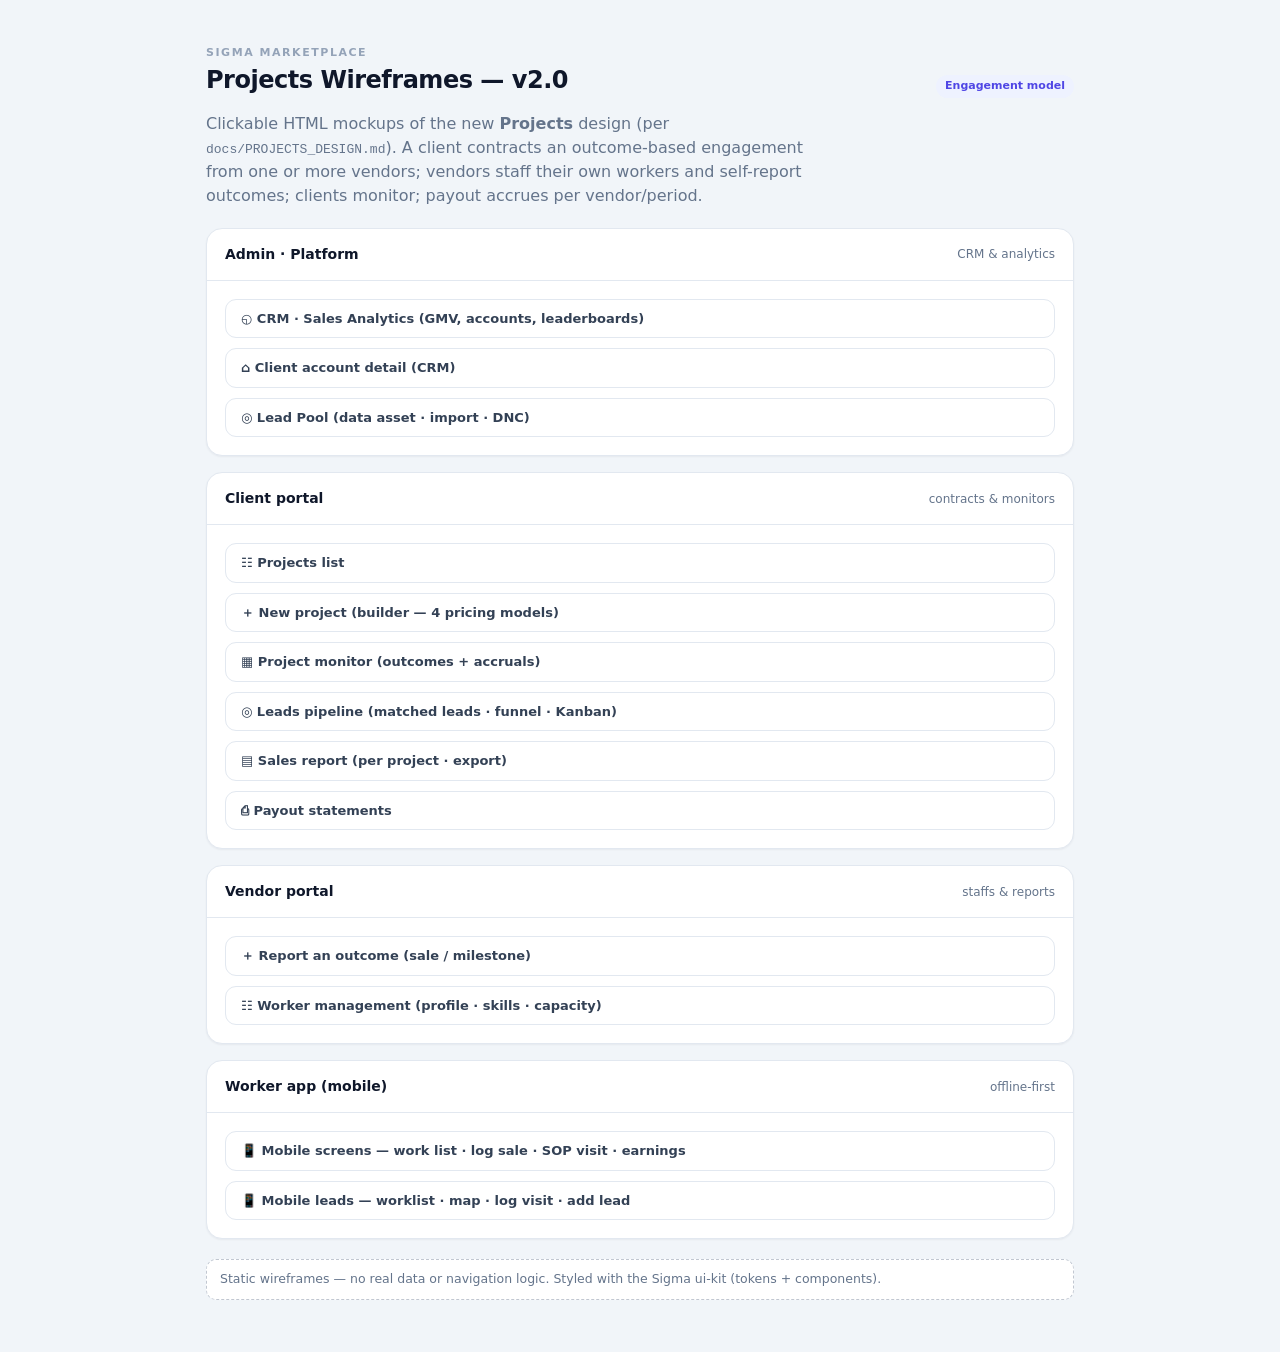
<file: wireframes/index.html>
<!doctype html>
<html lang="en">
<head>
<meta charset="utf-8"/>
<meta name="viewport" content="width=device-width, initial-scale=1"/>
<title>Sigma Marketplace — Projects Wireframes (v2.0)</title>
<link rel="stylesheet" href="css/tokens.css"/>
<link rel="stylesheet" href="css/components.css"/>
</head>
<body>
<div class="content" style="max-width:920px;margin:0 auto;padding:40px 26px">
  <div class="pagehead">
    <div>
      <div class="ph-sub">Sigma Marketplace</div>
      <h1>Projects Wireframes — v2.0</h1>
    </div>
    <span class="pill brand">Engagement model</span>
  </div>

  <p class="muted" style="margin-top:-8px;max-width:620px">
    Clickable HTML mockups of the new <b>Projects</b> design (per
    <code>docs/PROJECTS_DESIGN.md</code>). A client contracts an outcome-based engagement from one or more vendors;
    vendors staff their own workers and self-report outcomes; clients monitor; payout accrues per vendor/period.
  </p>

  <div class="card" style="margin-top:20px">
    <div class="chd"><h3>Admin · Platform</h3><span class="muted" style="font-size:12px">CRM &amp; analytics</span></div>
    <div class="cbd stack" style="gap:10px">
      <a class="btn" href="admin-crm.html">◵ CRM · Sales Analytics (GMV, accounts, leaderboards)</a>
      <a class="btn" href="admin-account.html">⌂ Client account detail (CRM)</a>
      <a class="btn" href="leads-admin.html">◎ Lead Pool (data asset · import · DNC)</a>
    </div>
  </div>

  <div class="card" style="margin-top:16px">
    <div class="chd"><h3>Client portal</h3><span class="muted" style="font-size:12px">contracts &amp; monitors</span></div>
    <div class="cbd stack" style="gap:10px">
      <a class="btn" href="client-projects.html">☷ Projects list</a>
      <a class="btn" href="project-new.html">＋ New project (builder — 4 pricing models)</a>
      <a class="btn" href="project-monitor.html">▦ Project monitor (outcomes + accruals)</a>
      <a class="btn" href="client-pipeline.html">◎ Leads pipeline (matched leads · funnel · Kanban)</a>
      <a class="btn" href="client-project-report.html">▤ Sales report (per project · export)</a>
      <a class="btn" href="payouts.html">⎙ Payout statements</a>
    </div>
  </div>

  <div class="card" style="margin-top:16px">
    <div class="chd"><h3>Vendor portal</h3><span class="muted" style="font-size:12px">staffs &amp; reports</span></div>
    <div class="cbd stack" style="gap:10px">
      <a class="btn" href="vendor-report.html">＋ Report an outcome (sale / milestone)</a>
      <a class="btn" href="workers.html">☷ Worker management (profile · skills · capacity)</a>
    </div>
  </div>

  <div class="card" style="margin-top:16px">
    <div class="chd"><h3>Worker app (mobile)</h3><span class="muted" style="font-size:12px">offline-first</span></div>
    <div class="cbd stack" style="gap:10px">
      <a class="btn" href="mobile.html">📱 Mobile screens — work list · log sale · SOP visit · earnings</a>
      <a class="btn" href="mobile-leads.html">📱 Mobile leads — worklist · map · log visit · add lead</a>
    </div>
  </div>

  <p class="note" style="margin-top:20px">
    Static wireframes — no real data or navigation logic. Styled with the Sigma ui-kit (tokens + components).
  </p>
</div>
</body>
</html>
</file>
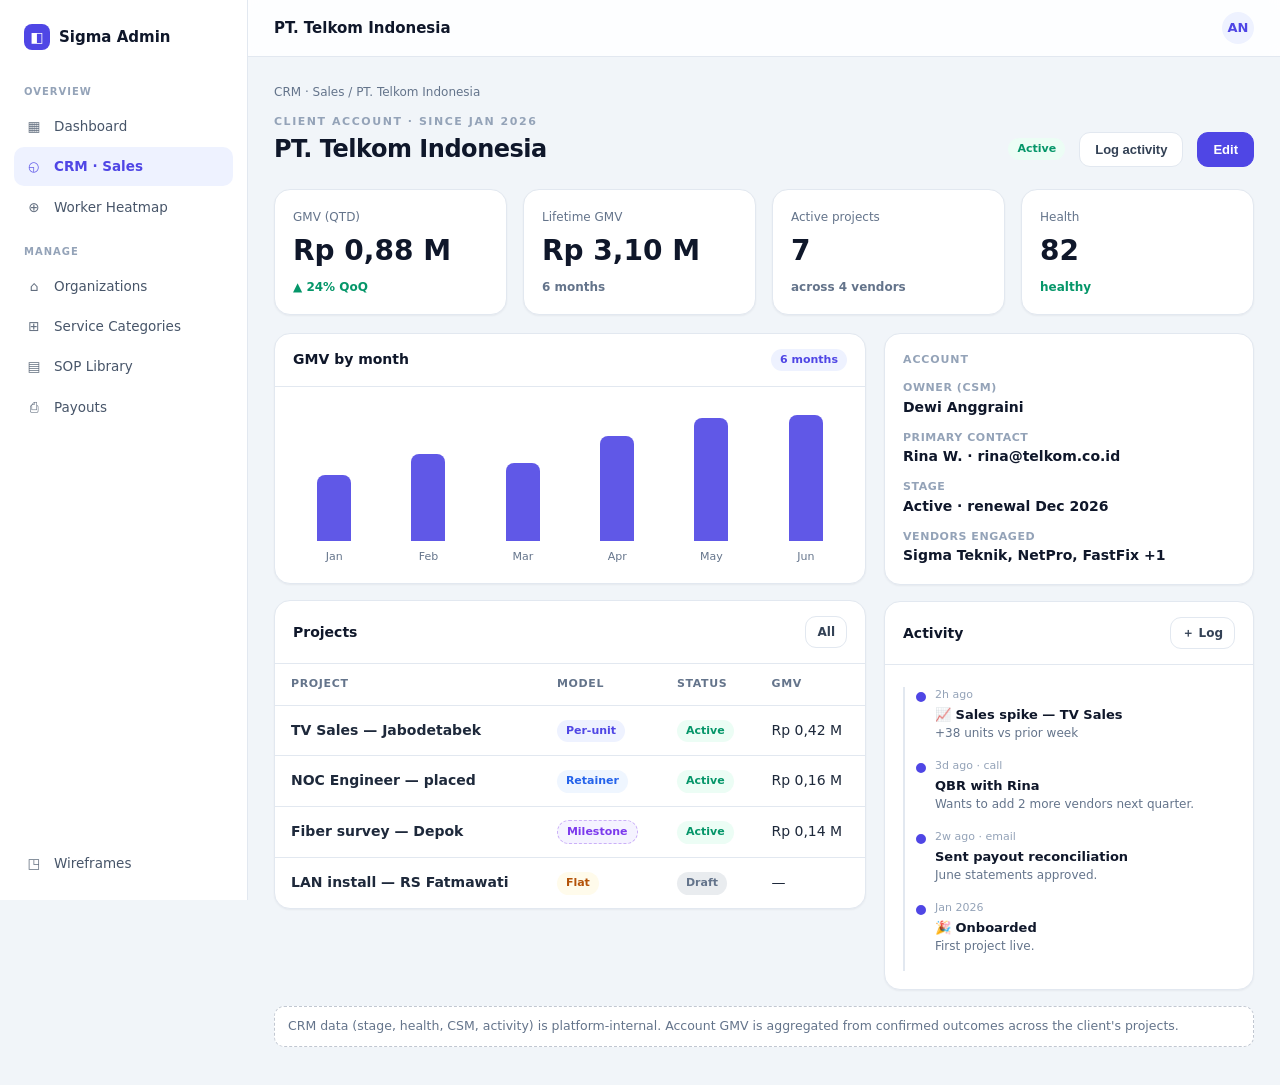
<file: wireframes/admin-account.html>
<!doctype html>
<html lang="en">
<head>
<meta charset="utf-8"/>
<meta name="viewport" content="width=device-width, initial-scale=1"/>
<title>Account — Sigma (Admin CRM)</title>
<link rel="stylesheet" href="css/tokens.css"/>
<link rel="stylesheet" href="css/components.css"/>
<style>
  .tl{position:relative;margin:4px 0 0;padding-left:16px;border-left:2px solid var(--line)}
  .tl .ev{position:relative;padding:0 0 16px 14px}
  .tl .ev::before{content:"";position:absolute;left:-7px;top:3px;width:10px;height:10px;border-radius:50%;background:var(--brand);border:2px solid var(--surface)}
  .tl .ev .w{font-size:11px;color:var(--faint)}
  .tl .ev .t{font-size:13px;color:var(--ink);font-weight:600;margin-top:1px}
  .tl .ev .d{font-size:12px;color:var(--muted)}
</style>
</head>
<body>
<div class="app">
  <aside class="sidebar">
    <div class="logo"><span class="mark">◧</span> Sigma Admin</div>
    <div class="nav-grp">Overview</div>
    <a class="nav-item" href="#"><span class="ic">▦</span> Dashboard</a>
    <a class="nav-item on" href="admin-crm.html"><span class="ic">◵</span> CRM · Sales</a>
    <a class="nav-item" href="#"><span class="ic">⊕</span> Worker Heatmap</a>
    <div class="nav-grp">Manage</div>
    <a class="nav-item" href="#"><span class="ic">⌂</span> Organizations</a>
    <a class="nav-item" href="#"><span class="ic">⊞</span> Service Categories</a>
    <a class="nav-item" href="#"><span class="ic">▤</span> SOP Library</a>
    <a class="nav-item" href="payouts.html"><span class="ic">⎙</span> Payouts</a>
    <div class="spacer"></div>
    <a class="nav-item" href="index.html"><span class="ic">◳</span> Wireframes</a>
  </aside>

  <div class="main-area">
    <header class="topbar">
      <div class="title">PT. Telkom Indonesia</div>
      <div class="right"><div class="avatar">AN</div></div>
    </header>

    <div class="content">
      <div class="crumbs"><a href="admin-crm.html">CRM · Sales</a> / PT. Telkom Indonesia</div>
      <div class="pagehead">
        <div><div class="ph-sub">Client account · since Jan 2026</div><h1>PT. Telkom Indonesia</h1></div>
        <div class="row">
          <span class="pill ok">Active</span>
          <button class="btn">Log activity</button>
          <button class="btn primary">Edit</button>
        </div>
      </div>

      <div class="statgrid" style="margin-bottom:18px">
        <div class="stat"><div class="l">GMV (QTD)</div><div class="n">Rp 0,88 M</div><div class="d" style="color:var(--ok)">▲ 24% QoQ</div></div>
        <div class="stat"><div class="l">Lifetime GMV</div><div class="n">Rp 3,10 M</div><div class="d muted">6 months</div></div>
        <div class="stat"><div class="l">Active projects</div><div class="n">7</div><div class="d muted">across 4 vendors</div></div>
        <div class="stat"><div class="l">Health</div><div class="n">82</div><div class="d" style="color:var(--ok)">healthy</div></div>
      </div>

      <div class="grid-2">
        <!-- LEFT -->
        <div class="stack">
          <div class="card">
            <div class="chd"><h3>GMV by month</h3><span class="pill brand">6 months</span></div>
            <div class="cbd">
              <div class="chart">
                <div class="col"><div class="v" style="height:44%"></div><div class="x">Jan</div></div>
                <div class="col"><div class="v" style="height:58%"></div><div class="x">Feb</div></div>
                <div class="col"><div class="v" style="height:52%"></div><div class="x">Mar</div></div>
                <div class="col"><div class="v" style="height:70%"></div><div class="x">Apr</div></div>
                <div class="col"><div class="v" style="height:82%"></div><div class="x">May</div></div>
                <div class="col"><div class="v" style="height:95%"></div><div class="x">Jun</div></div>
              </div>
            </div>
          </div>

          <div class="card">
            <div class="chd"><h3>Projects</h3><a class="btn sm" href="client-projects.html">All</a></div>
            <table class="tbl">
              <thead><tr><th>Project</th><th>Model</th><th>Status</th><th>GMV</th></tr></thead>
              <tbody>
                <tr><td><b>TV Sales — Jabodetabek</b></td><td><span class="pill brand">Per-unit</span></td><td><span class="pill ok">Active</span></td><td class="mono">Rp 0,42 M</td></tr>
                <tr><td><b>NOC Engineer — placed</b></td><td><span class="pill info">Retainer</span></td><td><span class="pill ok">Active</span></td><td class="mono">Rp 0,16 M</td></tr>
                <tr><td><b>Fiber survey — Depok</b></td><td><span class="pill plan">Milestone</span></td><td><span class="pill ok">Active</span></td><td class="mono">Rp 0,14 M</td></tr>
                <tr><td><b>LAN install — RS Fatmawati</b></td><td><span class="pill warn">Flat</span></td><td><span class="pill neutral">Draft</span></td><td class="mono">—</td></tr>
              </tbody>
            </table>
          </div>
        </div>

        <!-- RIGHT -->
        <div class="stack">
          <div class="card"><div class="cbd">
            <div class="sectlbl">Account</div>
            <div class="kv" style="display:grid;gap:12px">
              <div><div class="k">Owner (CSM)</div><div class="v">Dewi Anggraini</div></div>
              <div><div class="k">Primary contact</div><div class="v">Rina W. · rina@telkom.co.id</div></div>
              <div><div class="k">Stage</div><div class="v">Active · renewal Dec 2026</div></div>
              <div><div class="k">Vendors engaged</div><div class="v">Sigma Teknik, NetPro, FastFix +1</div></div>
            </div>
          </div></div>

          <div class="card"><div class="chd"><h3>Activity</h3><a class="btn sm" href="#">＋ Log</a></div><div class="cbd">
            <div class="tl">
              <div class="ev"><div class="w">2h ago</div><div class="t">📈 Sales spike — TV Sales</div><div class="d">+38 units vs prior week</div></div>
              <div class="ev"><div class="w">3d ago · call</div><div class="t">QBR with Rina</div><div class="d">Wants to add 2 more vendors next quarter.</div></div>
              <div class="ev"><div class="w">2w ago · email</div><div class="t">Sent payout reconciliation</div><div class="d">June statements approved.</div></div>
              <div class="ev"><div class="w">Jan 2026</div><div class="t">🎉 Onboarded</div><div class="d">First project live.</div></div>
            </div>
          </div></div>
        </div>
      </div>

      <p class="note" style="margin-top:16px">CRM data (stage, health, CSM, activity) is platform-internal. Account GMV is aggregated from confirmed outcomes across the client's projects.</p>
    </div>
  </div>
</div>
</body>
</html>
</file>
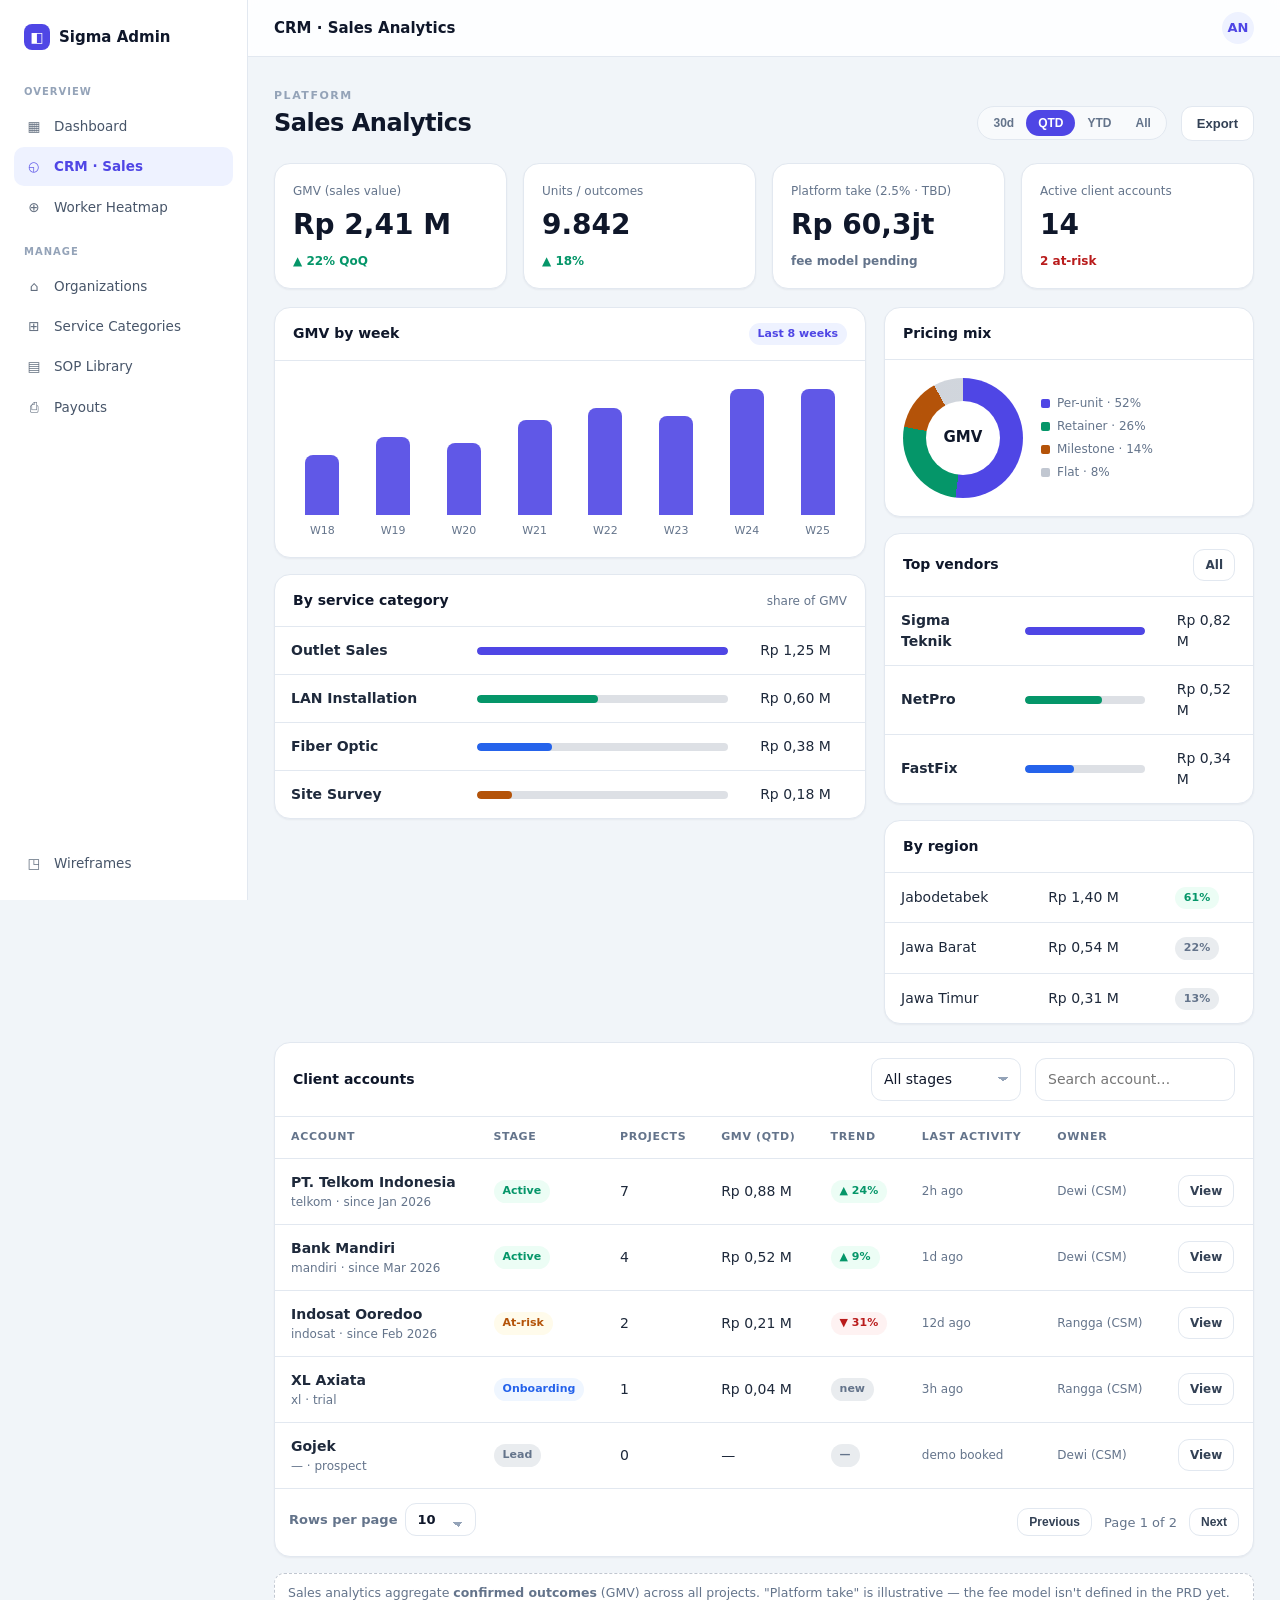
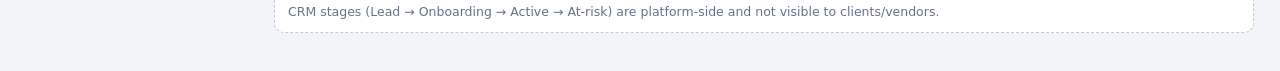
<file: wireframes/admin-crm.html>
<!doctype html>
<html lang="en">
<head>
<meta charset="utf-8"/>
<meta name="viewport" content="width=device-width, initial-scale=1"/>
<title>CRM · Sales Analytics — Sigma (Admin)</title>
<link rel="stylesheet" href="css/tokens.css"/>
<link rel="stylesheet" href="css/components.css"/>
<style>
  .seg{display:inline-flex;border:1px solid var(--line);border-radius:var(--r-pill);background:var(--surface-2);padding:3px}
  .seg button{border:none;background:transparent;font-size:12px;font-weight:600;color:var(--muted);padding:6px 12px;border-radius:var(--r-pill);cursor:pointer}
  .seg button.on{background:var(--brand);color:#fff}
  .donut{width:120px;height:120px;border-radius:50%;
    background:conic-gradient(var(--brand) 0 52%, var(--ok) 52% 78%, var(--warn) 78% 92%, color-mix(in srgb,var(--muted) 30%,var(--surface)) 92% 100%);
    display:grid;place-items:center}
  .donut .hole{width:74px;height:74px;border-radius:50%;background:var(--surface);display:grid;place-items:center;font-weight:800;color:var(--ink);font-size:15px}
  .lg{display:flex;align-items:center;gap:7px;font-size:12px;color:var(--muted);margin:5px 0}
  .dot{width:9px;height:9px;border-radius:2px;flex-shrink:0}
</style>
</head>
<body>
<div class="app">
  <aside class="sidebar">
    <div class="logo"><span class="mark">◧</span> Sigma Admin</div>
    <div class="nav-grp">Overview</div>
    <a class="nav-item" href="#"><span class="ic">▦</span> Dashboard</a>
    <a class="nav-item on" href="admin-crm.html"><span class="ic">◵</span> CRM · Sales</a>
    <a class="nav-item" href="#"><span class="ic">⊕</span> Worker Heatmap</a>
    <div class="nav-grp">Manage</div>
    <a class="nav-item" href="#"><span class="ic">⌂</span> Organizations</a>
    <a class="nav-item" href="#"><span class="ic">⊞</span> Service Categories</a>
    <a class="nav-item" href="#"><span class="ic">▤</span> SOP Library</a>
    <a class="nav-item" href="payouts.html"><span class="ic">⎙</span> Payouts</a>
    <div class="spacer"></div>
    <a class="nav-item" href="index.html"><span class="ic">◳</span> Wireframes</a>
  </aside>

  <div class="main-area">
    <header class="topbar">
      <div class="title">CRM · Sales Analytics</div>
      <div class="right"><div class="avatar">AN</div></div>
    </header>

    <div class="content">
      <div class="pagehead">
        <div><div class="ph-sub">Platform</div><h1>Sales Analytics</h1></div>
        <div class="row">
          <div class="seg"><button>30d</button><button class="on">QTD</button><button>YTD</button><button>All</button></div>
          <button class="btn">Export</button>
        </div>
      </div>

      <!-- KPI row -->
      <div class="statgrid" style="margin-bottom:18px">
        <div class="stat"><div class="l">GMV (sales value)</div><div class="n">Rp 2,41 M</div><div class="d" style="color:var(--ok)">▲ 22% QoQ</div></div>
        <div class="stat"><div class="l">Units / outcomes</div><div class="n">9.842</div><div class="d" style="color:var(--ok)">▲ 18%</div></div>
        <div class="stat"><div class="l">Platform take <span class="muted" style="font-weight:400">(2.5% · TBD)</span></div><div class="n">Rp 60,3jt</div><div class="d muted">fee model pending</div></div>
        <div class="stat"><div class="l">Active client accounts</div><div class="n">14</div><div class="d" style="color:var(--bad)">2 at-risk</div></div>
      </div>

      <div class="grid-2">
        <!-- LEFT: trend + category -->
        <div class="stack">
          <div class="card">
            <div class="chd"><h3>GMV by week</h3><span class="pill brand">Last 8 weeks</span></div>
            <div class="cbd">
              <div class="chart">
                <div class="col"><div class="v" style="height:40%"></div><div class="x">W18</div></div>
                <div class="col"><div class="v" style="height:52%"></div><div class="x">W19</div></div>
                <div class="col"><div class="v" style="height:48%"></div><div class="x">W20</div></div>
                <div class="col"><div class="v" style="height:63%"></div><div class="x">W21</div></div>
                <div class="col"><div class="v" style="height:71%"></div><div class="x">W22</div></div>
                <div class="col"><div class="v" style="height:66%"></div><div class="x">W23</div></div>
                <div class="col"><div class="v" style="height:84%"></div><div class="x">W24</div></div>
                <div class="col"><div class="v" style="height:96%"></div><div class="x">W25</div></div>
              </div>
            </div>
          </div>

          <div class="card">
            <div class="chd"><h3>By service category</h3><span class="muted" style="font-size:12px">share of GMV</span></div>
            <table class="tbl">
              <tbody>
                <tr><td><b>Outlet Sales</b></td><td style="width:48%"><div class="bar"><i style="width:100%"></i></div></td><td class="mono">Rp 1,25 M</td></tr>
                <tr><td><b>LAN Installation</b></td><td><div class="bar"><i style="width:48%;background:var(--ok)"></i></div></td><td class="mono">Rp 0,60 M</td></tr>
                <tr><td><b>Fiber Optic</b></td><td><div class="bar"><i style="width:30%;background:var(--info)"></i></div></td><td class="mono">Rp 0,38 M</td></tr>
                <tr><td><b>Site Survey</b></td><td><div class="bar"><i style="width:14%;background:var(--warn)"></i></div></td><td class="mono">Rp 0,18 M</td></tr>
              </tbody>
            </table>
          </div>
        </div>

        <!-- RIGHT: pricing mix + leaderboards -->
        <div class="stack">
          <div class="card"><div class="chd"><h3>Pricing mix</h3></div><div class="cbd row" style="gap:18px;align-items:center">
            <div class="donut"><div class="hole">GMV</div></div>
            <div style="flex:1">
              <div class="lg"><span class="dot" style="background:var(--brand)"></span> Per-unit · 52%</div>
              <div class="lg"><span class="dot" style="background:var(--ok)"></span> Retainer · 26%</div>
              <div class="lg"><span class="dot" style="background:var(--warn)"></span> Milestone · 14%</div>
              <div class="lg"><span class="dot" style="background:color-mix(in srgb,var(--muted) 40%,var(--surface))"></span> Flat · 8%</div>
            </div>
          </div></div>

          <div class="card"><div class="chd"><h3>Top vendors</h3><a class="btn sm" href="#">All</a></div>
            <table class="tbl"><tbody>
              <tr><td><b>Sigma Teknik</b></td><td><div class="bar"><i style="width:100%"></i></div></td><td class="mono">Rp 0,82 M</td></tr>
              <tr><td><b>NetPro</b></td><td><div class="bar"><i style="width:64%;background:var(--ok)"></i></div></td><td class="mono">Rp 0,52 M</td></tr>
              <tr><td><b>FastFix</b></td><td><div class="bar"><i style="width:41%;background:var(--info)"></i></div></td><td class="mono">Rp 0,34 M</td></tr>
            </tbody></table>
          </div>

          <div class="card"><div class="chd"><h3>By region</h3></div>
            <table class="tbl"><tbody>
              <tr><td>Jabodetabek</td><td class="mono">Rp 1,40 M</td><td><span class="pill ok">61%</span></td></tr>
              <tr><td>Jawa Barat</td><td class="mono">Rp 0,54 M</td><td><span class="pill neutral">22%</span></td></tr>
              <tr><td>Jawa Timur</td><td class="mono">Rp 0,31 M</td><td><span class="pill neutral">13%</span></td></tr>
            </tbody></table>
          </div>
        </div>
      </div>

      <!-- CRM: client accounts -->
      <div class="card" style="margin-top:18px">
        <div class="chd"><h3>Client accounts</h3>
          <div class="row">
            <select class="f" style="width:150px"><option>All stages</option><option>Lead</option><option>Onboarding</option><option>Active</option><option>At-risk</option></select>
            <input class="f" style="width:200px" placeholder="Search account…"/>
          </div>
        </div>
        <table class="tbl">
          <thead><tr><th>Account</th><th>Stage</th><th>Projects</th><th>GMV (QTD)</th><th>Trend</th><th>Last activity</th><th>Owner</th><th></th></tr></thead>
          <tbody>
            <tr>
              <td><b>PT. Telkom Indonesia</b><div class="muted" style="font-size:12px">telkom · since Jan 2026</div></td>
              <td><span class="pill ok">Active</span></td>
              <td class="mono">7</td>
              <td class="mono">Rp 0,88 M</td>
              <td><span class="pill ok">▲ 24%</span></td>
              <td class="muted" style="font-size:12px">2h ago</td>
              <td class="muted" style="font-size:12px">Dewi (CSM)</td>
              <td><a class="btn sm" href="admin-account.html">View</a></td>
            </tr>
            <tr>
              <td><b>Bank Mandiri</b><div class="muted" style="font-size:12px">mandiri · since Mar 2026</div></td>
              <td><span class="pill ok">Active</span></td>
              <td class="mono">4</td>
              <td class="mono">Rp 0,52 M</td>
              <td><span class="pill ok">▲ 9%</span></td>
              <td class="muted" style="font-size:12px">1d ago</td>
              <td class="muted" style="font-size:12px">Dewi (CSM)</td>
              <td><a class="btn sm" href="admin-account.html">View</a></td>
            </tr>
            <tr>
              <td><b>Indosat Ooredoo</b><div class="muted" style="font-size:12px">indosat · since Feb 2026</div></td>
              <td><span class="pill warn">At-risk</span></td>
              <td class="mono">2</td>
              <td class="mono">Rp 0,21 M</td>
              <td><span class="pill bad">▼ 31%</span></td>
              <td class="muted" style="font-size:12px">12d ago</td>
              <td class="muted" style="font-size:12px">Rangga (CSM)</td>
              <td><a class="btn sm" href="admin-account.html">View</a></td>
            </tr>
            <tr>
              <td><b>XL Axiata</b><div class="muted" style="font-size:12px">xl · trial</div></td>
              <td><span class="pill info">Onboarding</span></td>
              <td class="mono">1</td>
              <td class="mono">Rp 0,04 M</td>
              <td><span class="pill neutral">new</span></td>
              <td class="muted" style="font-size:12px">3h ago</td>
              <td class="muted" style="font-size:12px">Rangga (CSM)</td>
              <td><a class="btn sm" href="admin-account.html">View</a></td>
            </tr>
            <tr>
              <td><b>Gojek</b><div class="muted" style="font-size:12px">— · prospect</div></td>
              <td><span class="pill neutral">Lead</span></td>
              <td class="mono">0</td>
              <td class="mono">—</td>
              <td><span class="pill neutral">—</span></td>
              <td class="muted" style="font-size:12px">demo booked</td>
              <td class="muted" style="font-size:12px">Dewi (CSM)</td>
              <td><a class="btn sm" href="admin-account.html">View</a></td>
            </tr>
          </tbody>
        </table>
        <div class="pagination">
          <label class="perpage">Rows per page
            <select class="f"><option>10</option><option>20</option><option>50</option><option>100</option></select>
          </label>
          <div class="pgnav"><button class="btn sm">Previous</button><span class="muted" style="font-size:13px">Page 1 of 2</span><button class="btn sm">Next</button></div>
        </div>
      </div>

      <p class="note" style="margin-top:16px">Sales analytics aggregate <b>confirmed outcomes</b> (GMV) across all projects. "Platform take" is illustrative — the fee model isn't defined in the PRD yet. CRM stages (Lead → Onboarding → Active → At-risk) are platform-side and not visible to clients/vendors.</p>
    </div>
  </div>
</div>
</body>
</html>
</file>
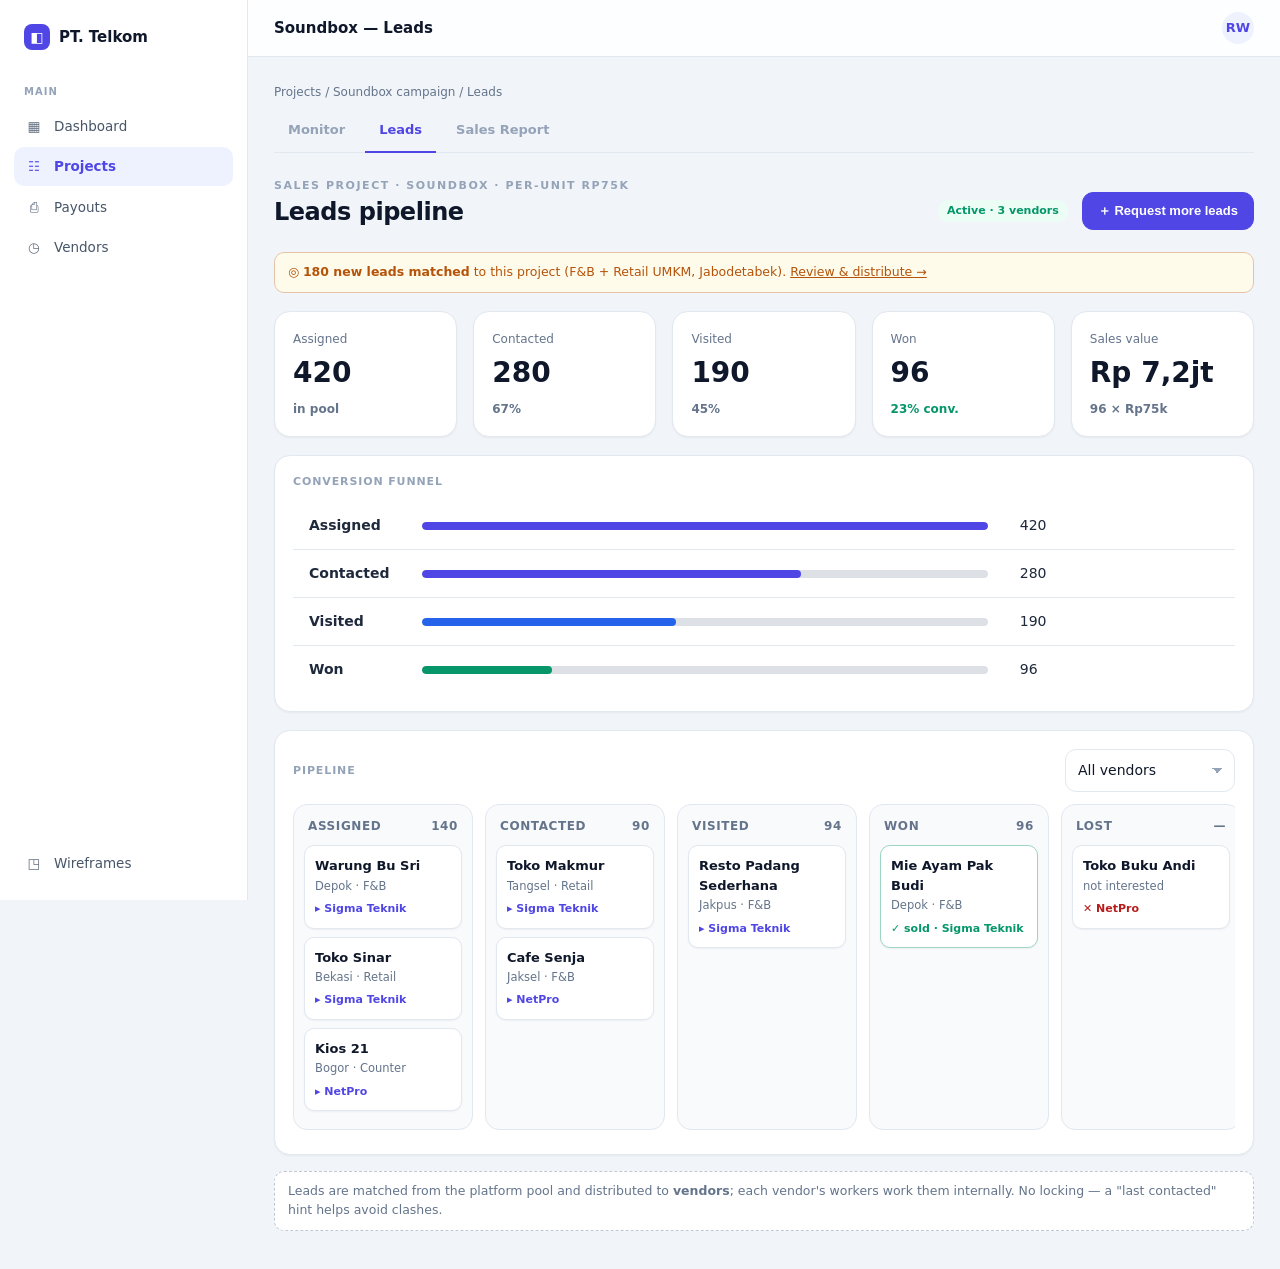
<file: wireframes/client-pipeline.html>
<!doctype html>
<html lang="en">
<head>
<meta charset="utf-8"/>
<meta name="viewport" content="width=device-width, initial-scale=1"/>
<title>Leads Pipeline — Sigma (Client)</title>
<link rel="stylesheet" href="css/tokens.css"/>
<link rel="stylesheet" href="css/components.css"/>
<style>
  .kan{display:flex;gap:12px;overflow-x:auto;padding-bottom:6px}
  .kcol{flex:1;min-width:180px;background:var(--surface-2);border:1px solid var(--line);border-radius:14px;padding:10px}
  .kcol h4{margin:2px 4px 10px;font-size:12px;color:var(--muted);display:flex;justify-content:space-between;font-weight:800;text-transform:uppercase;letter-spacing:.05em}
  .kcard{background:var(--surface);border:1px solid var(--line);border-radius:10px;padding:10px;margin-bottom:8px;box-shadow:var(--shadow)}
  .kcard .t{font-weight:700;font-size:13px;color:var(--ink)}
  .kcard .m{font-size:11.5px;color:var(--muted);margin-top:2px}
  .kcard .r{font-size:11px;color:var(--brand);font-weight:600;margin-top:6px}
</style>
</head>
<body>
<div class="app">
  <aside class="sidebar">
    <div class="logo"><span class="mark">◧</span> PT. Telkom</div>
    <div class="nav-grp">Main</div>
    <a class="nav-item" href="#"><span class="ic">▦</span> Dashboard</a>
    <a class="nav-item on" href="client-projects.html"><span class="ic">☷</span> Projects</a>
    <a class="nav-item" href="payouts.html"><span class="ic">⎙</span> Payouts</a>
    <a class="nav-item" href="#"><span class="ic">◷</span> Vendors</a>
    <div class="spacer"></div>
    <a class="nav-item" href="index.html"><span class="ic">◳</span> Wireframes</a>
  </aside>

  <div class="main-area">
    <header class="topbar">
      <div class="title">Soundbox — Leads</div>
      <div class="right"><div class="avatar">RW</div></div>
    </header>

    <div class="content">
      <div class="crumbs"><a href="client-projects.html">Projects</a> / Soundbox campaign / Leads</div>
      <div class="tabs">
        <a href="project-monitor.html">Monitor</a>
        <a class="on" href="client-pipeline.html">Leads</a>
        <a href="client-project-report.html">Sales Report</a>
      </div>
      <div class="pagehead">
        <div><div class="ph-sub">Sales project · soundbox · Per-unit Rp75k</div><h1>Leads pipeline</h1></div>
        <div class="row">
          <span class="pill ok">Active · 3 vendors</span>
          <button class="btn primary">＋ Request more leads</button>
        </div>
      </div>

      <div class="datanote" style="margin-bottom:18px">◎ <b>180 new leads matched</b> to this project (F&amp;B + Retail UMKM, Jabodetabek). <a href="#">Review &amp; distribute →</a></div>

      <!-- funnel -->
      <div class="statgrid" style="margin-bottom:18px;grid-template-columns:repeat(5,1fr)">
        <div class="stat"><div class="l">Assigned</div><div class="n">420</div><div class="d muted">in pool</div></div>
        <div class="stat"><div class="l">Contacted</div><div class="n">280</div><div class="d muted">67%</div></div>
        <div class="stat"><div class="l">Visited</div><div class="n">190</div><div class="d muted">45%</div></div>
        <div class="stat"><div class="l">Won</div><div class="n">96</div><div class="d" style="color:var(--ok)">23% conv.</div></div>
        <div class="stat"><div class="l">Sales value</div><div class="n">Rp 7,2jt</div><div class="d muted">96 × Rp75k</div></div>
      </div>

      <div class="card" style="margin-bottom:18px"><div class="cbd">
        <div class="sectlbl">Conversion funnel</div>
        <table class="tbl">
          <tbody>
            <tr><td style="width:90px"><b>Assigned</b></td><td><div class="bar"><i style="width:100%"></i></div></td><td class="mono">420</td></tr>
            <tr><td><b>Contacted</b></td><td><div class="bar"><i style="width:67%"></i></div></td><td class="mono">280</td></tr>
            <tr><td><b>Visited</b></td><td><div class="bar"><i style="width:45%;background:var(--info)"></i></div></td><td class="mono">190</td></tr>
            <tr><td><b>Won</b></td><td><div class="bar"><i style="width:23%;background:var(--ok)"></i></div></td><td class="mono">96</td></tr>
          </tbody>
        </table>
      </div></div>

      <!-- kanban -->
      <div class="card"><div class="cbd">
        <div class="row between" style="margin-bottom:12px">
          <div class="sectlbl mb0">Pipeline</div>
          <select class="f" style="width:170px"><option>All vendors</option><option>Sigma Teknik</option><option>NetPro</option></select>
        </div>
        <div class="kan">
          <div class="kcol"><h4>Assigned <span>140</span></h4>
            <div class="kcard"><div class="t">Warung Bu Sri</div><div class="m">Depok · F&amp;B</div><div class="r">▸ Sigma Teknik</div></div>
            <div class="kcard"><div class="t">Toko Sinar</div><div class="m">Bekasi · Retail</div><div class="r">▸ Sigma Teknik</div></div>
            <div class="kcard"><div class="t">Kios 21</div><div class="m">Bogor · Counter</div><div class="r">▸ NetPro</div></div>
          </div>
          <div class="kcol"><h4>Contacted <span>90</span></h4>
            <div class="kcard"><div class="t">Toko Makmur</div><div class="m">Tangsel · Retail</div><div class="r">▸ Sigma Teknik</div></div>
            <div class="kcard"><div class="t">Cafe Senja</div><div class="m">Jaksel · F&amp;B</div><div class="r">▸ NetPro</div></div>
          </div>
          <div class="kcol"><h4>Visited <span>94</span></h4>
            <div class="kcard"><div class="t">Resto Padang Sederhana</div><div class="m">Jakpus · F&amp;B</div><div class="r">▸ Sigma Teknik</div></div>
          </div>
          <div class="kcol"><h4>Won <span>96</span></h4>
            <div class="kcard" style="border-color:color-mix(in srgb,var(--ok) 40%,var(--surface))"><div class="t">Mie Ayam Pak Budi</div><div class="m">Depok · F&amp;B</div><div class="r" style="color:var(--ok)">✓ sold · Sigma Teknik</div></div>
          </div>
          <div class="kcol"><h4>Lost <span>—</span></h4>
            <div class="kcard"><div class="t">Toko Buku Andi</div><div class="m">not interested</div><div class="r" style="color:var(--bad)">✕ NetPro</div></div>
          </div>
        </div>
      </div></div>

      <p class="note" style="margin-top:16px">Leads are matched from the platform pool and distributed to <b>vendors</b>; each vendor's workers work them internally. No locking — a "last contacted" hint helps avoid clashes.</p>
    </div>
  </div>
</div>
</body>
</html>
</file>
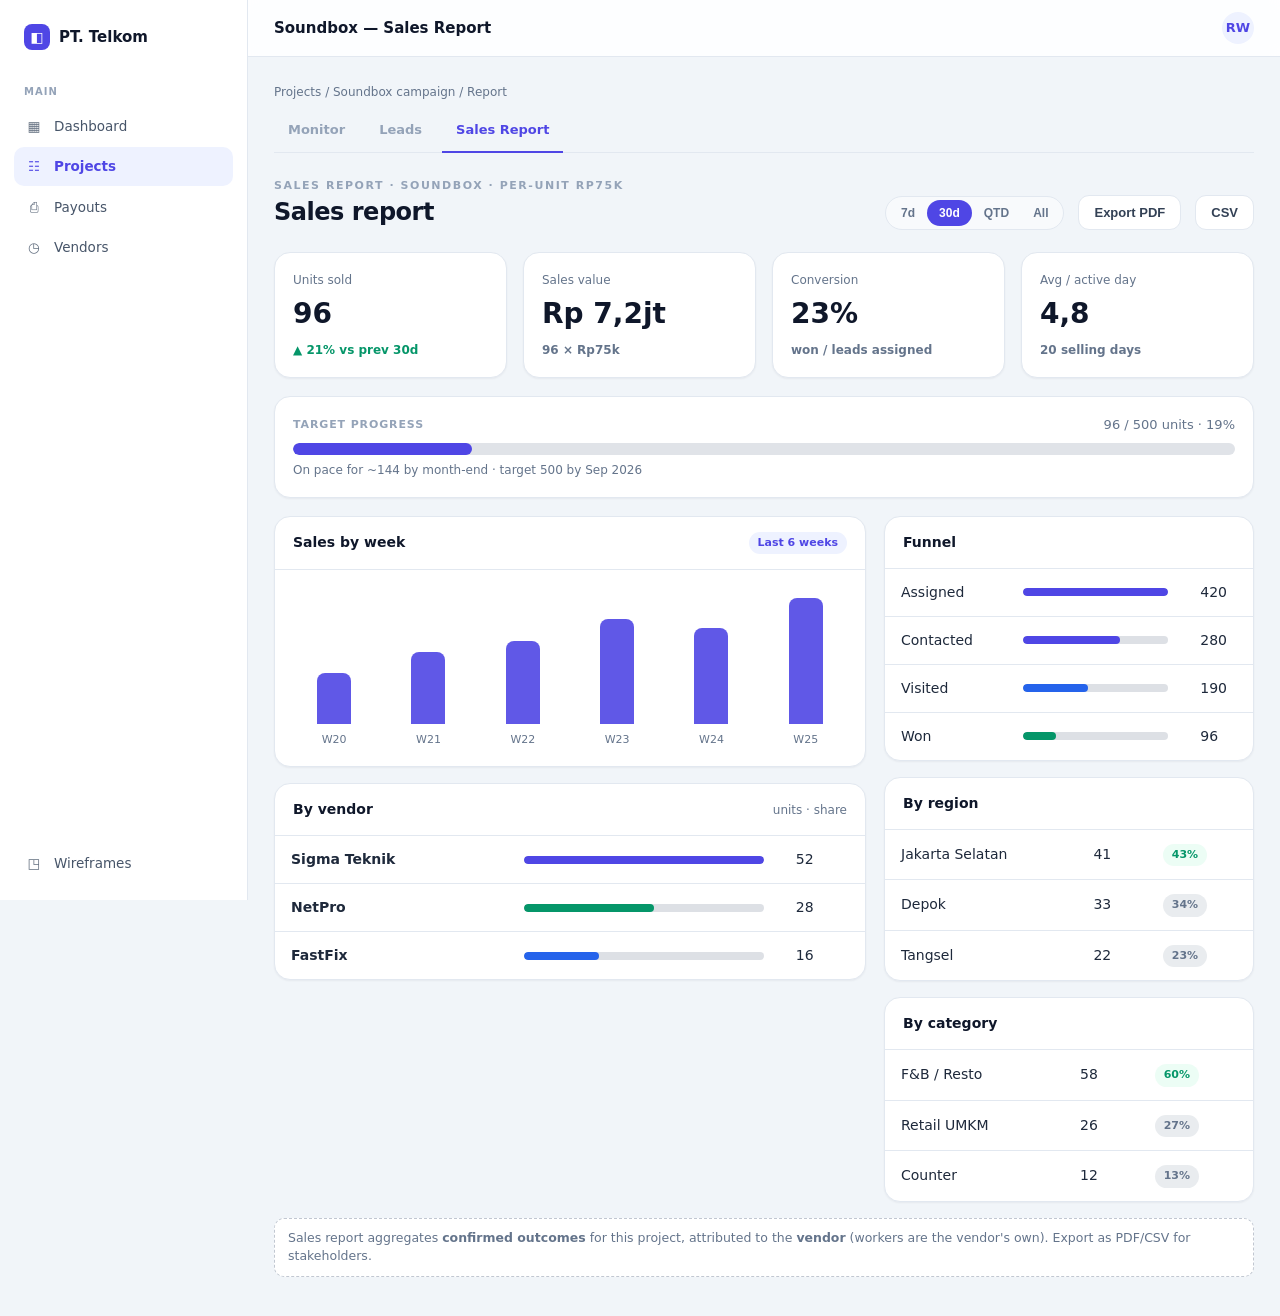
<file: wireframes/client-project-report.html>
<!doctype html>
<html lang="en">
<head>
<meta charset="utf-8"/>
<meta name="viewport" content="width=device-width, initial-scale=1"/>
<title>Sales Report — Sigma (Client)</title>
<link rel="stylesheet" href="css/tokens.css"/>
<link rel="stylesheet" href="css/components.css"/>
<style>
  .seg{display:inline-flex;border:1px solid var(--line);border-radius:var(--r-pill);background:var(--surface-2);padding:3px}
  .seg button{border:none;background:transparent;font-size:12px;font-weight:600;color:var(--muted);padding:6px 12px;border-radius:var(--r-pill);cursor:pointer}
  .seg button.on{background:var(--brand);color:#fff}
  .target{height:12px;border-radius:999px;background:color-mix(in srgb,var(--muted) 20%,var(--surface));overflow:hidden}
  .target>i{display:block;height:100%;background:var(--brand);border-radius:999px}
</style>
</head>
<body>
<div class="app">
  <aside class="sidebar">
    <div class="logo"><span class="mark">◧</span> PT. Telkom</div>
    <div class="nav-grp">Main</div>
    <a class="nav-item" href="#"><span class="ic">▦</span> Dashboard</a>
    <a class="nav-item on" href="client-projects.html"><span class="ic">☷</span> Projects</a>
    <a class="nav-item" href="payouts.html"><span class="ic">⎙</span> Payouts</a>
    <a class="nav-item" href="#"><span class="ic">◷</span> Vendors</a>
    <div class="spacer"></div>
    <a class="nav-item" href="index.html"><span class="ic">◳</span> Wireframes</a>
  </aside>

  <div class="main-area">
    <header class="topbar">
      <div class="title">Soundbox — Sales Report</div>
      <div class="right"><div class="avatar">RW</div></div>
    </header>

    <div class="content">
      <div class="crumbs"><a href="client-projects.html">Projects</a> / Soundbox campaign / Report</div>

      <!-- tabs for the project -->
      <div class="tabs">
        <a href="project-monitor.html">Monitor</a>
        <a href="client-pipeline.html">Leads</a>
        <a class="on" href="client-project-report.html">Sales Report</a>
      </div>

      <div class="pagehead">
        <div><div class="ph-sub">Sales report · soundbox · Per-unit Rp75k</div><h1>Sales report</h1></div>
        <div class="row">
          <div class="seg"><button>7d</button><button class="on">30d</button><button>QTD</button><button>All</button></div>
          <button class="btn">Export PDF</button>
          <button class="btn">CSV</button>
        </div>
      </div>

      <!-- KPIs -->
      <div class="statgrid" style="margin-bottom:18px">
        <div class="stat"><div class="l">Units sold</div><div class="n">96</div><div class="d" style="color:var(--ok)">▲ 21% vs prev 30d</div></div>
        <div class="stat"><div class="l">Sales value</div><div class="n">Rp 7,2jt</div><div class="d muted">96 × Rp75k</div></div>
        <div class="stat"><div class="l">Conversion</div><div class="n">23%</div><div class="d muted">won / leads assigned</div></div>
        <div class="stat"><div class="l">Avg / active day</div><div class="n">4,8</div><div class="d muted">20 selling days</div></div>
      </div>

      <!-- target progress -->
      <div class="card" style="margin-bottom:18px"><div class="cbd">
        <div class="row between" style="margin-bottom:8px"><div class="sectlbl mb0">Target progress</div><span class="muted" style="font-size:13px">96 / 500 units · 19%</span></div>
        <div class="target"><i style="width:19%"></i></div>
        <p class="help" style="margin-bottom:0">On pace for ~144 by month-end · target 500 by Sep 2026</p>
      </div></div>

      <div class="grid-2">
        <!-- LEFT: trend + vendor -->
        <div class="stack">
          <div class="card">
            <div class="chd"><h3>Sales by week</h3><span class="pill brand">Last 6 weeks</span></div>
            <div class="cbd">
              <div class="chart">
                <div class="col"><div class="v" style="height:34%"></div><div class="x">W20</div></div>
                <div class="col"><div class="v" style="height:48%"></div><div class="x">W21</div></div>
                <div class="col"><div class="v" style="height:55%"></div><div class="x">W22</div></div>
                <div class="col"><div class="v" style="height:70%"></div><div class="x">W23</div></div>
                <div class="col"><div class="v" style="height:64%"></div><div class="x">W24</div></div>
                <div class="col"><div class="v" style="height:92%"></div><div class="x">W25</div></div>
              </div>
            </div>
          </div>

          <div class="card"><div class="chd"><h3>By vendor</h3><span class="muted" style="font-size:12px">units · share</span></div>
            <table class="tbl"><tbody>
              <tr><td><b>Sigma Teknik</b></td><td style="width:46%"><div class="bar"><i style="width:100%"></i></div></td><td class="mono">52</td></tr>
              <tr><td><b>NetPro</b></td><td><div class="bar"><i style="width:54%;background:var(--ok)"></i></div></td><td class="mono">28</td></tr>
              <tr><td><b>FastFix</b></td><td><div class="bar"><i style="width:31%;background:var(--info)"></i></div></td><td class="mono">16</td></tr>
            </tbody></table>
          </div>
        </div>

        <!-- RIGHT: funnel + region + reps -->
        <div class="stack">
          <div class="card"><div class="chd"><h3>Funnel</h3></div>
            <table class="tbl"><tbody>
              <tr><td>Assigned</td><td><div class="bar"><i style="width:100%"></i></div></td><td class="mono">420</td></tr>
              <tr><td>Contacted</td><td><div class="bar"><i style="width:67%"></i></div></td><td class="mono">280</td></tr>
              <tr><td>Visited</td><td><div class="bar"><i style="width:45%;background:var(--info)"></i></div></td><td class="mono">190</td></tr>
              <tr><td>Won</td><td><div class="bar"><i style="width:23%;background:var(--ok)"></i></div></td><td class="mono">96</td></tr>
            </tbody></table>
          </div>

          <div class="card"><div class="chd"><h3>By region</h3></div>
            <table class="tbl"><tbody>
              <tr><td>Jakarta Selatan</td><td class="mono">41</td><td><span class="pill ok">43%</span></td></tr>
              <tr><td>Depok</td><td class="mono">33</td><td><span class="pill neutral">34%</span></td></tr>
              <tr><td>Tangsel</td><td class="mono">22</td><td><span class="pill neutral">23%</span></td></tr>
            </tbody></table>
          </div>

          <div class="card"><div class="chd"><h3>By category</h3></div>
            <table class="tbl"><tbody>
              <tr><td>F&amp;B / Resto</td><td class="mono">58</td><td><span class="pill ok">60%</span></td></tr>
              <tr><td>Retail UMKM</td><td class="mono">26</td><td><span class="pill neutral">27%</span></td></tr>
              <tr><td>Counter</td><td class="mono">12</td><td><span class="pill neutral">13%</span></td></tr>
            </tbody></table>
          </div>
        </div>
      </div>

      <p class="note" style="margin-top:16px">Sales report aggregates <b>confirmed outcomes</b> for this project, attributed to the <b>vendor</b> (workers are the vendor's own). Export as PDF/CSV for stakeholders.</p>
    </div>
  </div>
</div>
</body>
</html>
</file>
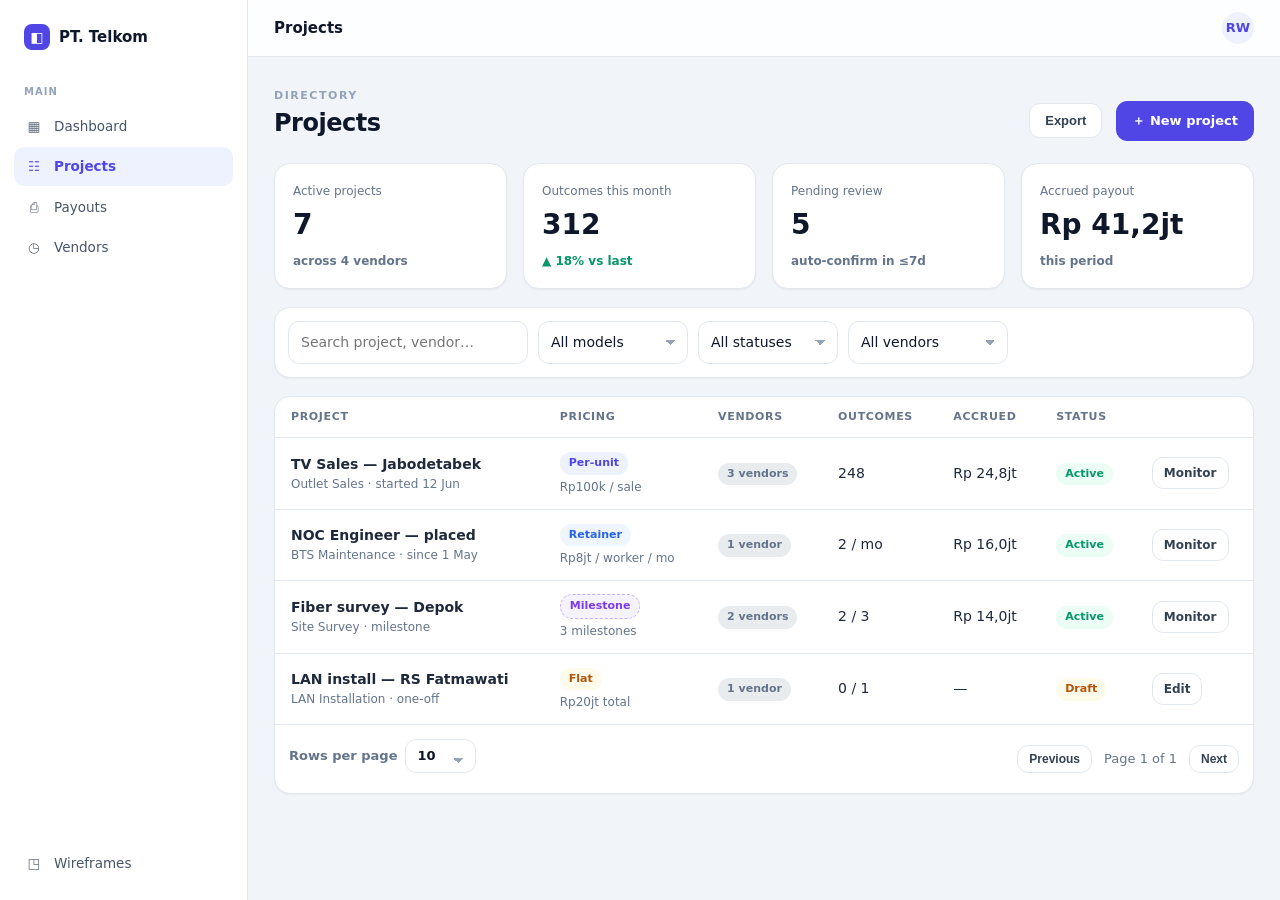
<file: wireframes/client-projects.html>
<!doctype html>
<html lang="en">
<head>
<meta charset="utf-8"/>
<meta name="viewport" content="width=device-width, initial-scale=1"/>
<title>Projects — Sigma (Client)</title>
<link rel="stylesheet" href="css/tokens.css"/>
<link rel="stylesheet" href="css/components.css"/>
</head>
<body>
<div class="app">
  <aside class="sidebar">
    <div class="logo"><span class="mark">◧</span> PT. Telkom</div>
    <div class="nav-grp">Main</div>
    <a class="nav-item" href="#"><span class="ic">▦</span> Dashboard</a>
    <a class="nav-item on" href="client-projects.html"><span class="ic">☷</span> Projects</a>
    <a class="nav-item" href="payouts.html"><span class="ic">⎙</span> Payouts</a>
    <a class="nav-item" href="#"><span class="ic">◷</span> Vendors</a>
    <div class="spacer"></div>
    <a class="nav-item" href="index.html"><span class="ic">◳</span> Wireframes</a>
  </aside>

  <div class="main-area">
    <header class="topbar">
      <div class="title">Projects</div>
      <div class="right"><div class="avatar">RW</div></div>
    </header>

    <div class="content">
      <div class="pagehead">
        <div><div class="ph-sub">Directory</div><h1>Projects</h1></div>
        <div class="row">
          <button class="btn">Export</button>
          <a class="btn primary" href="project-new.html">＋ New project</a>
        </div>
      </div>

      <div class="statgrid" style="margin-bottom:18px">
        <div class="stat"><div class="l">Active projects</div><div class="n">7</div><div class="d muted">across 4 vendors</div></div>
        <div class="stat"><div class="l">Outcomes this month</div><div class="n">312</div><div class="d" style="color:var(--ok)">▲ 18% vs last</div></div>
        <div class="stat"><div class="l">Pending review</div><div class="n">5</div><div class="d muted">auto-confirm in ≤7d</div></div>
        <div class="stat"><div class="l">Accrued payout</div><div class="n">Rp 41,2jt</div><div class="d muted">this period</div></div>
      </div>

      <div class="toolbar">
        <input class="f" style="width:240px" placeholder="Search project, vendor…"/>
        <select class="f" style="width:150px"><option>All models</option><option>Per-unit</option><option>Retainer</option><option>Flat</option><option>Milestone</option></select>
        <select class="f" style="width:140px"><option>All statuses</option><option>Active</option><option>Draft</option><option>Closed</option></select>
        <select class="f" style="width:160px"><option>All vendors</option><option>Sigma Teknik</option><option>NetPro</option></select>
      </div>

      <div class="card">
        <table class="tbl">
          <thead><tr>
            <th>Project</th><th>Pricing</th><th>Vendors</th><th>Outcomes</th><th>Accrued</th><th>Status</th><th></th>
          </tr></thead>
          <tbody>
            <tr>
              <td><b>TV Sales — Jabodetabek</b><div class="muted" style="font-size:12px">Outlet Sales · started 12 Jun</div></td>
              <td><span class="pill brand">Per-unit</span><div class="muted" style="font-size:12px;margin-top:3px">Rp100k / sale</div></td>
              <td><span class="pill neutral">3 vendors</span></td>
              <td class="mono">248</td>
              <td class="mono">Rp 24,8jt</td>
              <td><span class="pill ok">Active</span></td>
              <td><a class="btn sm" href="project-monitor.html">Monitor</a></td>
            </tr>
            <tr>
              <td><b>NOC Engineer — placed</b><div class="muted" style="font-size:12px">BTS Maintenance · since 1 May</div></td>
              <td><span class="pill info">Retainer</span><div class="muted" style="font-size:12px;margin-top:3px">Rp8jt / worker / mo</div></td>
              <td><span class="pill neutral">1 vendor</span></td>
              <td class="mono">2 / mo</td>
              <td class="mono">Rp 16,0jt</td>
              <td><span class="pill ok">Active</span></td>
              <td><a class="btn sm" href="project-monitor.html">Monitor</a></td>
            </tr>
            <tr>
              <td><b>Fiber survey — Depok</b><div class="muted" style="font-size:12px">Site Survey · milestone</div></td>
              <td><span class="pill plan">Milestone</span><div class="muted" style="font-size:12px;margin-top:3px">3 milestones</div></td>
              <td><span class="pill neutral">2 vendors</span></td>
              <td class="mono">2 / 3</td>
              <td class="mono">Rp 14,0jt</td>
              <td><span class="pill ok">Active</span></td>
              <td><a class="btn sm" href="project-monitor.html">Monitor</a></td>
            </tr>
            <tr>
              <td><b>LAN install — RS Fatmawati</b><div class="muted" style="font-size:12px">LAN Installation · one-off</div></td>
              <td><span class="pill warn">Flat</span><div class="muted" style="font-size:12px;margin-top:3px">Rp20jt total</div></td>
              <td><span class="pill neutral">1 vendor</span></td>
              <td class="mono">0 / 1</td>
              <td class="mono">—</td>
              <td><span class="pill warn">Draft</span></td>
              <td><a class="btn sm" href="project-new.html">Edit</a></td>
            </tr>
          </tbody>
        </table>
        <div class="pagination">
          <label class="perpage">Rows per page
            <select class="f"><option>10</option><option>20</option><option>50</option><option>100</option></select>
          </label>
          <div class="pgnav">
            <button class="btn sm">Previous</button>
            <span class="muted" style="font-size:13px">Page 1 of 1</span>
            <button class="btn sm">Next</button>
          </div>
        </div>
      </div>
    </div>
  </div>
</div>
</body>
</html>
</file>
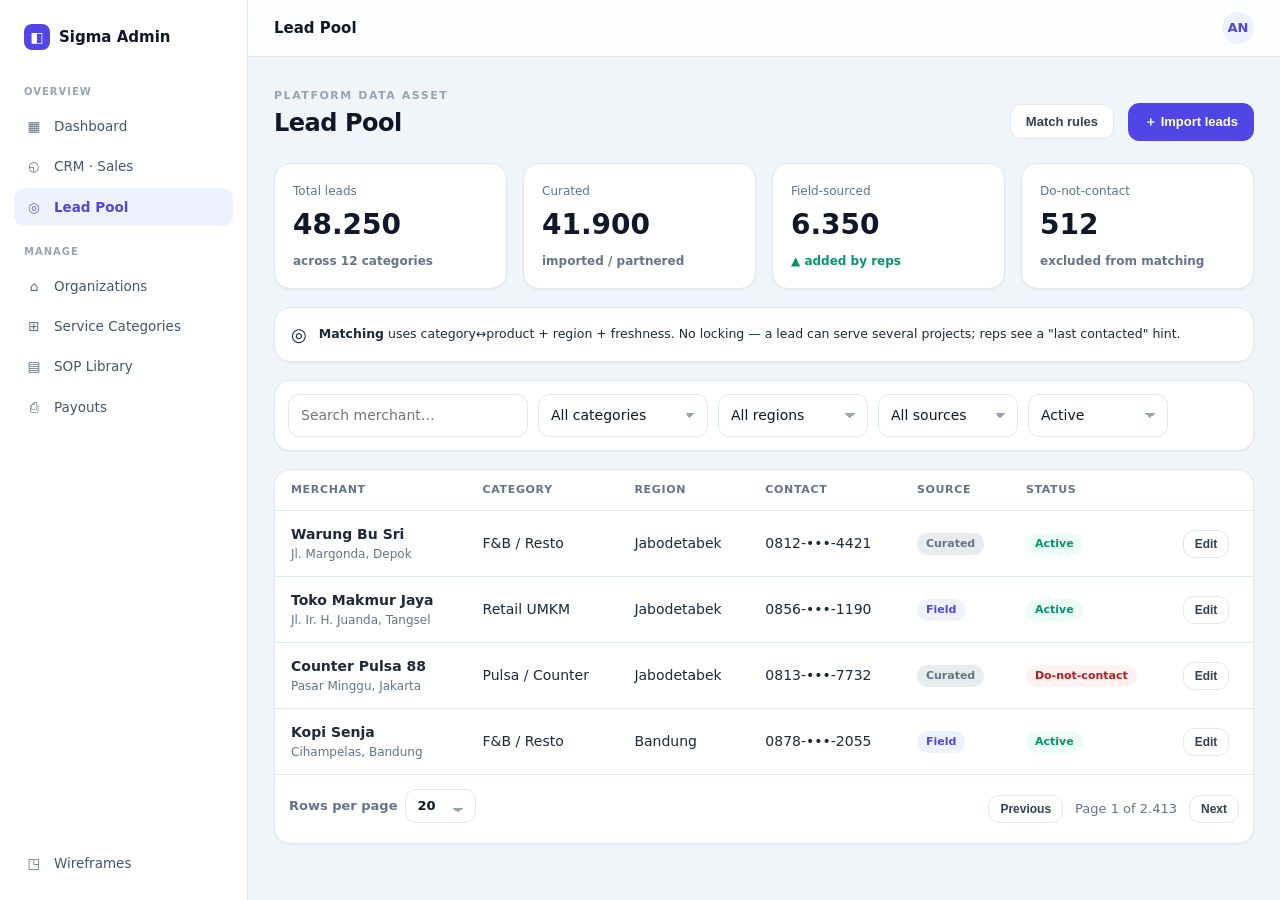
<file: wireframes/leads-admin.html>
<!doctype html>
<html lang="en">
<head>
<meta charset="utf-8"/>
<meta name="viewport" content="width=device-width, initial-scale=1"/>
<title>Lead Pool — Sigma (Admin)</title>
<link rel="stylesheet" href="css/tokens.css"/>
<link rel="stylesheet" href="css/components.css"/>
</head>
<body>
<div class="app">
  <aside class="sidebar">
    <div class="logo"><span class="mark">◧</span> Sigma Admin</div>
    <div class="nav-grp">Overview</div>
    <a class="nav-item" href="#"><span class="ic">▦</span> Dashboard</a>
    <a class="nav-item" href="admin-crm.html"><span class="ic">◵</span> CRM · Sales</a>
    <a class="nav-item on" href="leads-admin.html"><span class="ic">◎</span> Lead Pool</a>
    <div class="nav-grp">Manage</div>
    <a class="nav-item" href="#"><span class="ic">⌂</span> Organizations</a>
    <a class="nav-item" href="#"><span class="ic">⊞</span> Service Categories</a>
    <a class="nav-item" href="#"><span class="ic">▤</span> SOP Library</a>
    <a class="nav-item" href="payouts.html"><span class="ic">⎙</span> Payouts</a>
    <div class="spacer"></div>
    <a class="nav-item" href="index.html"><span class="ic">◳</span> Wireframes</a>
  </aside>

  <div class="main-area">
    <header class="topbar">
      <div class="title">Lead Pool</div>
      <div class="right"><div class="avatar">AN</div></div>
    </header>

    <div class="content">
      <div class="pagehead">
        <div><div class="ph-sub">Platform data asset</div><h1>Lead Pool</h1></div>
        <div class="row">
          <button class="btn">Match rules</button>
          <button class="btn primary">＋ Import leads</button>
        </div>
      </div>

      <div class="statgrid" style="margin-bottom:18px">
        <div class="stat"><div class="l">Total leads</div><div class="n">48.250</div><div class="d muted">across 12 categories</div></div>
        <div class="stat"><div class="l">Curated</div><div class="n">41.900</div><div class="d muted">imported / partnered</div></div>
        <div class="stat"><div class="l">Field-sourced</div><div class="n">6.350</div><div class="d" style="color:var(--ok)">▲ added by reps</div></div>
        <div class="stat"><div class="l">Do-not-contact</div><div class="n">512</div><div class="d muted">excluded from matching</div></div>
      </div>

      <div class="banner" style="margin-bottom:18px">
        <span style="font-size:18px">◎</span>
        <div style="font-size:12.5px"><b>Matching</b> uses category↔product + region + freshness. No locking — a lead can serve several projects; reps see a "last contacted" hint.</div>
      </div>

      <div class="toolbar">
        <input class="f" style="width:240px" placeholder="Search merchant…"/>
        <select class="f" style="width:170px"><option>All categories</option><option>F&amp;B / Resto</option><option>Retail UMKM</option><option>Pulsa / Counter</option></select>
        <select class="f" style="width:150px"><option>All regions</option><option>Jabodetabek</option><option>Bandung</option></select>
        <select class="f" style="width:140px"><option>All sources</option><option>Curated</option><option>Field</option></select>
        <select class="f" style="width:140px"><option>Active</option><option>Do-not-contact</option></select>
      </div>

      <div class="card">
        <table class="tbl">
          <thead><tr><th>Merchant</th><th>Category</th><th>Region</th><th>Contact</th><th>Source</th><th>Status</th><th></th></tr></thead>
          <tbody>
            <tr>
              <td><b>Warung Bu Sri</b><div class="muted" style="font-size:12px">Jl. Margonda, Depok</div></td>
              <td>F&amp;B / Resto</td><td>Jabodetabek</td>
              <td class="mono">0812-•••-4421</td>
              <td><span class="pill neutral">Curated</span></td>
              <td><span class="pill ok">Active</span></td>
              <td><button class="btn sm">Edit</button></td>
            </tr>
            <tr>
              <td><b>Toko Makmur Jaya</b><div class="muted" style="font-size:12px">Jl. Ir. H. Juanda, Tangsel</div></td>
              <td>Retail UMKM</td><td>Jabodetabek</td>
              <td class="mono">0856-•••-1190</td>
              <td><span class="pill brand">Field</span></td>
              <td><span class="pill ok">Active</span></td>
              <td><button class="btn sm">Edit</button></td>
            </tr>
            <tr>
              <td><b>Counter Pulsa 88</b><div class="muted" style="font-size:12px">Pasar Minggu, Jakarta</div></td>
              <td>Pulsa / Counter</td><td>Jabodetabek</td>
              <td class="mono">0813-•••-7732</td>
              <td><span class="pill neutral">Curated</span></td>
              <td><span class="pill bad">Do-not-contact</span></td>
              <td><button class="btn sm">Edit</button></td>
            </tr>
            <tr>
              <td><b>Kopi Senja</b><div class="muted" style="font-size:12px">Cihampelas, Bandung</div></td>
              <td>F&amp;B / Resto</td><td>Bandung</td>
              <td class="mono">0878-•••-2055</td>
              <td><span class="pill brand">Field</span></td>
              <td><span class="pill ok">Active</span></td>
              <td><button class="btn sm">Edit</button></td>
            </tr>
          </tbody>
        </table>
        <div class="pagination">
          <label class="perpage">Rows per page
            <select class="f"><option>20</option><option>50</option><option>100</option></select>
          </label>
          <div class="pgnav"><button class="btn sm">Previous</button><span class="muted" style="font-size:13px">Page 1 of 2.413</span><button class="btn sm">Next</button></div>
        </div>
      </div>
    </div>
  </div>
</div>
</body>
</html>
</file>
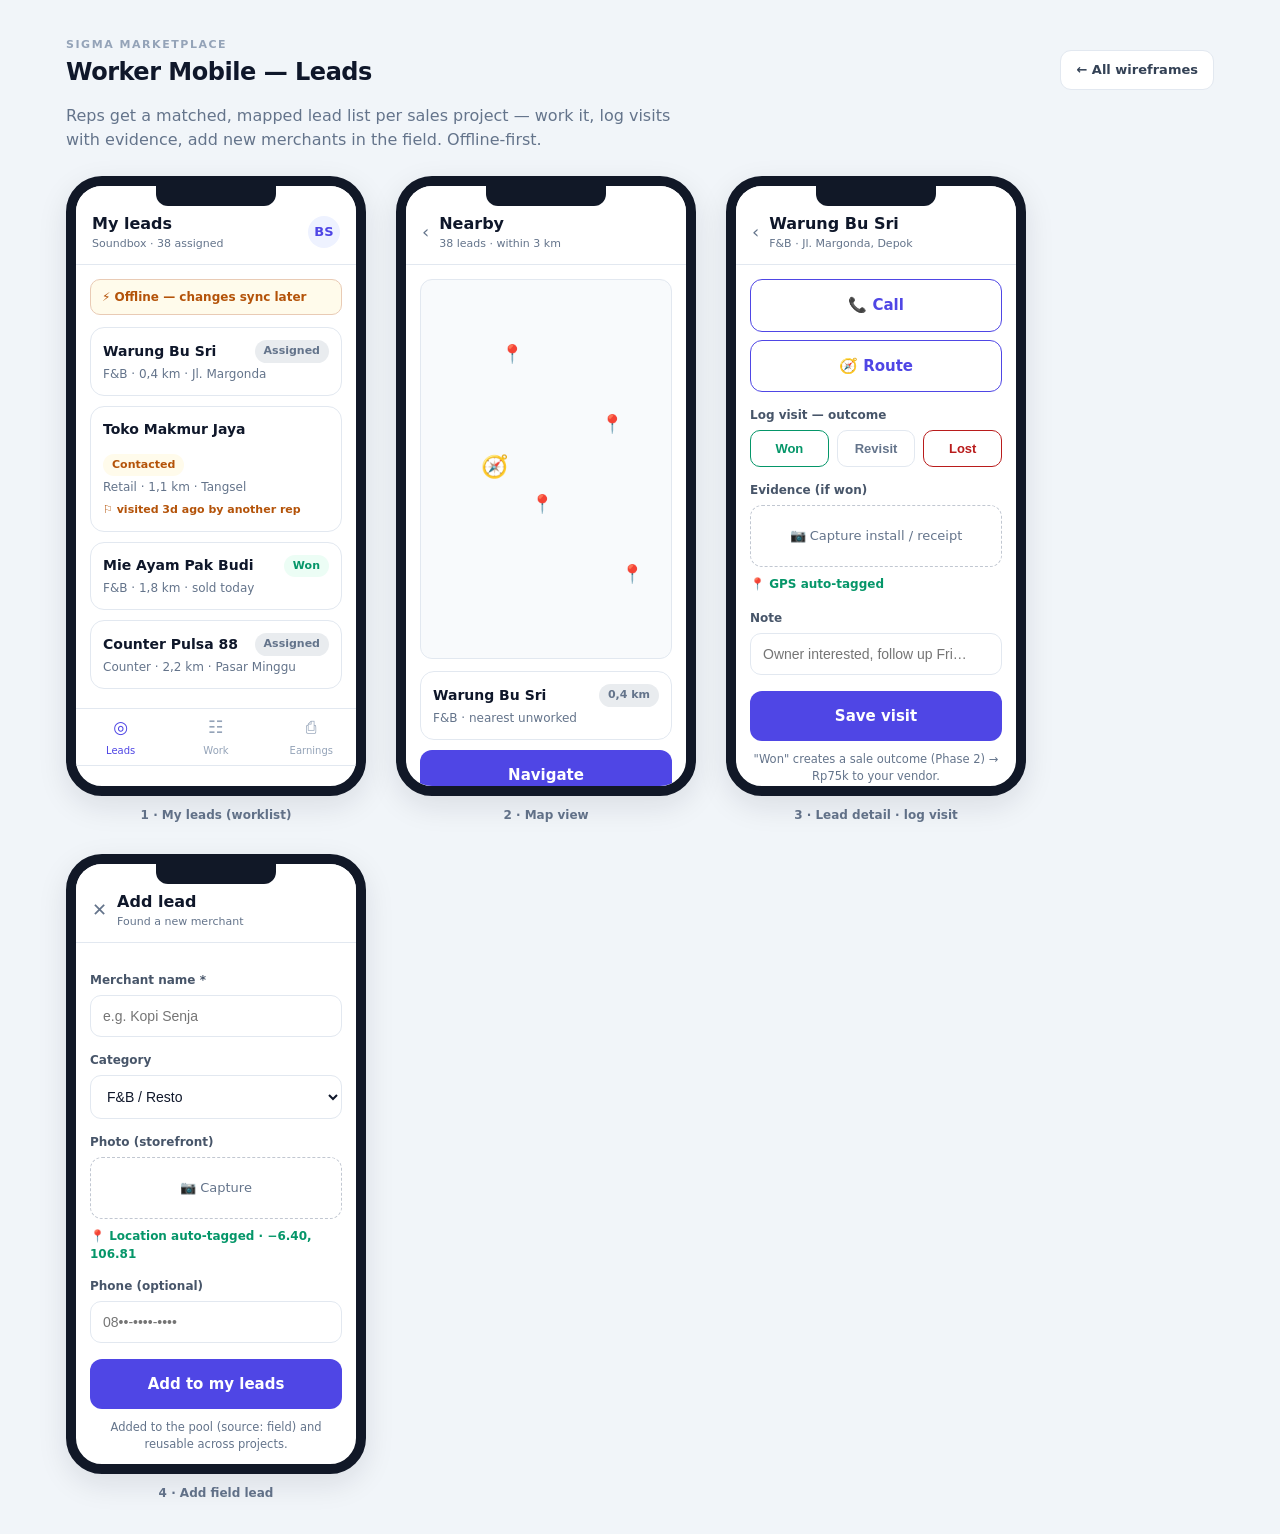
<file: wireframes/mobile-leads.html>
<!doctype html>
<html lang="en">
<head>
<meta charset="utf-8"/>
<meta name="viewport" content="width=device-width, initial-scale=1"/>
<title>Worker Mobile — Leads (Sigma)</title>
<link rel="stylesheet" href="css/tokens.css"/>
<link rel="stylesheet" href="css/components.css"/>
<style>
  body{background:var(--bg)}
  .wrap{max-width:1200px;margin:0 auto;padding:32px 26px}
  .phones{display:flex;flex-wrap:wrap;gap:30px;align-items:flex-start}
  .ph{width:300px}
  .ph .cap{font-size:12px;color:var(--muted);text-align:center;margin-top:10px;font-weight:600}
  .phone{height:620px;border:10px solid #111827;border-radius:36px;background:var(--surface);overflow:hidden;box-shadow:var(--shadow-lg);display:flex;flex-direction:column;position:relative}
  .notch{position:absolute;top:0;left:50%;transform:translateX(-50%);width:120px;height:20px;background:#111827;border-radius:0 0 12px 12px;z-index:3}
  .mtop{padding:26px 16px 12px;border-bottom:1px solid var(--line);display:flex;align-items:center;gap:10px;background:var(--surface)}
  .mtop .h{font-weight:800;color:var(--ink);font-size:16px}.mtop .sub{font-size:11px;color:var(--muted)}
  .back{font-size:18px;color:var(--muted)}
  .mbody{flex:1;overflow:auto;padding:14px}
  .tabs{height:58px;border-top:1px solid var(--line);display:flex;background:var(--surface)}
  .tab{flex:1;display:flex;flex-direction:column;align-items:center;justify-content:center;gap:2px;font-size:10px;color:var(--faint)}.tab.on{color:var(--brand)}.tab .i{font-size:17px}
  .off{display:flex;align-items:center;gap:7px;background:var(--warn-soft);color:var(--warn);border:1px solid color-mix(in srgb,var(--warn) 30%,var(--surface));border-radius:10px;padding:8px 11px;font-size:12px;font-weight:600;margin-bottom:12px}
  .li{display:block;border:1px solid var(--line);border-radius:14px;padding:12px;margin-bottom:10px;background:var(--surface);text-decoration:none;color:inherit}
  .li .t{font-weight:700;color:var(--ink);font-size:14px}.li .m{font-size:12px;color:var(--muted);margin-top:2px}
  .hint{font-size:11px;color:var(--warn);font-weight:600;margin-top:6px}
  .map{height:150px;border-radius:12px;background:
     linear-gradient(0deg,transparent 49%,color-mix(in srgb,var(--muted) 18%,var(--surface)) 50%,transparent 51%) 0 0/100% 26px,
     linear-gradient(90deg,transparent 49%,color-mix(in srgb,var(--muted) 18%,var(--surface)) 50%,transparent 51%) 0 0/26px 100%,
     var(--surface-2);border:1px solid var(--line);position:relative;margin-bottom:12px}
  .pin{position:absolute;font-size:18px}
  .cta{display:block;width:100%;text-align:center;background:var(--brand);color:#fff;border:none;border-radius:12px;padding:14px;font-weight:700;font-size:15px;cursor:pointer;text-decoration:none}
  .cta.ghost{background:var(--surface);color:var(--brand);border:1px solid var(--brand)}
  .lbl{font-size:12px;font-weight:700;color:var(--label);margin:14px 0 6px}
  .inp{width:100%;border:1px solid var(--line);border-radius:11px;padding:12px;font-size:14px;background:var(--surface);color:var(--ink);box-sizing:border-box}
  .cam{border:1px dashed color-mix(in srgb,var(--muted) 40%,var(--surface));border-radius:12px;padding:20px;text-align:center;color:var(--muted);font-size:13px}
  .gps{display:inline-flex;align-items:center;gap:6px;font-size:12px;color:var(--ok);font-weight:600;margin-top:8px}
  .seg{display:flex;gap:8px;margin-top:4px}
  .seg button{flex:1;border:1px solid var(--line);background:var(--surface);border-radius:10px;padding:10px;font-size:13px;font-weight:700;color:var(--muted)}
  .seg button.won{border-color:var(--ok);color:var(--ok)} .seg button.lost{border-color:var(--bad);color:var(--bad)}
</style>
</head>
<body>
<div class="wrap">
  <div class="pagehead">
    <div><div class="ph-sub">Sigma Marketplace</div><h1>Worker Mobile — Leads</h1></div>
    <a class="btn" href="index.html">← All wireframes</a>
  </div>
  <p class="muted" style="margin-top:-8px;max-width:640px">Reps get a matched, mapped lead list per sales project — work it, log visits with evidence, add new merchants in the field. Offline-first.</p>

  <div class="phones" style="margin-top:24px">

    <!-- 1. MY LEADS -->
    <div class="ph">
      <div class="phone"><div class="notch"></div>
        <div class="mtop"><div><div class="h">My leads</div><div class="sub">Soundbox · 38 assigned</div></div><div style="margin-left:auto" class="avatar">BS</div></div>
        <div class="mbody">
          <div class="off">⚡ Offline — changes sync later</div>
          <a class="li" href="#">
            <div class="row between"><span class="t">Warung Bu Sri</span><span class="pill neutral">Assigned</span></div>
            <div class="m">F&amp;B · 0,4 km · Jl. Margonda</div>
          </a>
          <a class="li" href="#">
            <div class="row between"><span class="t">Toko Makmur Jaya</span><span class="pill warn">Contacted</span></div>
            <div class="m">Retail · 1,1 km · Tangsel</div>
            <div class="hint">⚐ visited 3d ago by another rep</div>
          </a>
          <a class="li" href="#">
            <div class="row between"><span class="t">Mie Ayam Pak Budi</span><span class="pill ok">Won</span></div>
            <div class="m">F&amp;B · 1,8 km · sold today</div>
          </a>
          <a class="li" href="#">
            <div class="row between"><span class="t">Counter Pulsa 88</span><span class="pill neutral">Assigned</span></div>
            <div class="m">Counter · 2,2 km · Pasar Minggu</div>
          </a>
        </div>
        <div class="tabs"><div class="tab on"><span class="i">◎</span>Leads</div><div class="tab"><span class="i">☷</span>Work</div><div class="tab"><span class="i">⎙</span>Earnings</div></div>
      </div>
      <div class="cap">1 · My leads (worklist)</div>
    </div>

    <!-- 2. MAP -->
    <div class="ph">
      <div class="phone"><div class="notch"></div>
        <div class="mtop"><span class="back">‹</span><div><div class="h">Nearby</div><div class="sub">38 leads · within 3 km</div></div></div>
        <div class="mbody">
          <div class="map" style="height:auto;flex:1;min-height:380px">
            <span class="pin" style="top:60px;left:80px">📍</span>
            <span class="pin" style="top:130px;left:180px">📍</span>
            <span class="pin" style="top:210px;left:110px">📍</span>
            <span class="pin" style="top:280px;left:200px">📍</span>
            <span class="pin" style="top:170px;left:60px;font-size:22px">🧭</span>
          </div>
          <a class="li" href="#" style="margin-bottom:0">
            <div class="row between"><span class="t">Warung Bu Sri</span><span class="pill neutral">0,4 km</span></div>
            <div class="m">F&amp;B · nearest unworked</div>
          </a>
          <a class="cta" href="#" style="margin-top:10px">Navigate</a>
        </div>
      </div>
      <div class="cap">2 · Map view</div>
    </div>

    <!-- 3. LEAD DETAIL + LOG VISIT -->
    <div class="ph">
      <div class="phone"><div class="notch"></div>
        <div class="mtop"><span class="back">‹</span><div><div class="h">Warung Bu Sri</div><div class="sub">F&amp;B · Jl. Margonda, Depok</div></div></div>
        <div class="mbody">
          <div class="row" style="gap:8px">
            <a class="cta ghost" href="#" style="margin-top:0">📞 Call</a>
            <a class="cta ghost" href="#" style="margin-top:0">🧭 Route</a>
          </div>
          <div class="lbl">Log visit — outcome</div>
          <div class="seg"><button class="won">Won</button><button>Revisit</button><button class="lost">Lost</button></div>
          <div class="lbl">Evidence (if won)</div>
          <div class="cam">📷 Capture install / receipt</div>
          <div class="gps">📍 GPS auto-tagged</div>
          <div class="lbl">Note</div>
          <input class="inp" placeholder="Owner interested, follow up Fri…"/>
          <a class="cta" href="#" style="margin-top:16px">Save visit</a>
          <p class="muted" style="font-size:11.5px;text-align:center;margin-top:10px">"Won" creates a sale outcome (Phase 2) → Rp75k to your vendor.</p>
        </div>
      </div>
      <div class="cap">3 · Lead detail · log visit</div>
    </div>

    <!-- 4. ADD FIELD LEAD -->
    <div class="ph">
      <div class="phone"><div class="notch"></div>
        <div class="mtop"><span class="back">✕</span><div><div class="h">Add lead</div><div class="sub">Found a new merchant</div></div></div>
        <div class="mbody">
          <div class="lbl">Merchant name *</div><input class="inp" placeholder="e.g. Kopi Senja"/>
          <div class="lbl">Category</div>
          <select class="inp"><option>F&amp;B / Resto</option><option>Retail UMKM</option><option>Pulsa / Counter</option></select>
          <div class="lbl">Photo (storefront)</div><div class="cam">📷 Capture</div>
          <div class="gps">📍 Location auto-tagged · −6.40, 106.81</div>
          <div class="lbl">Phone (optional)</div><input class="inp" placeholder="08••-••••-••••"/>
          <a class="cta" href="#" style="margin-top:16px">Add to my leads</a>
          <p class="muted" style="font-size:11.5px;text-align:center;margin-top:10px">Added to the pool (source: field) and reusable across projects.</p>
        </div>
      </div>
      <div class="cap">4 · Add field lead</div>
    </div>

  </div>
</div>
</body>
</html>
</file>
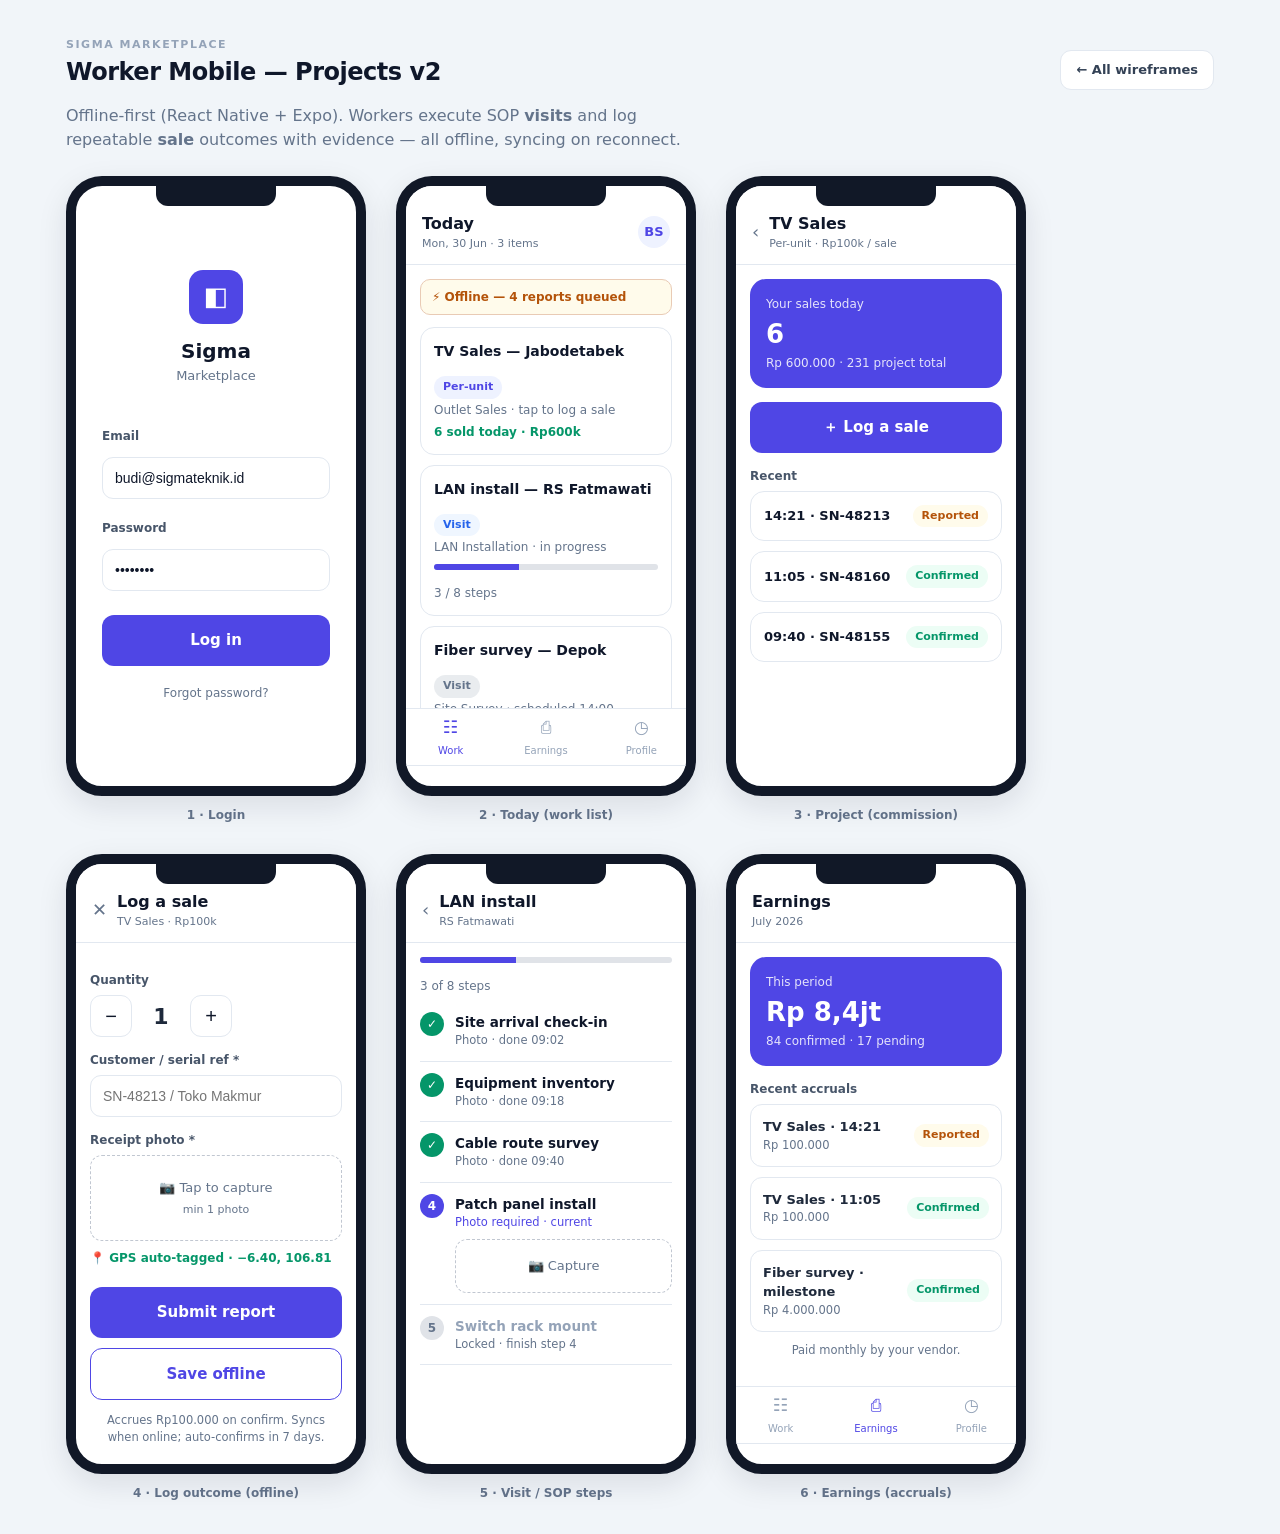
<file: wireframes/mobile.html>
<!doctype html>
<html lang="en">
<head>
<meta charset="utf-8"/>
<meta name="viewport" content="width=device-width, initial-scale=1"/>
<title>Worker Mobile — Sigma (Projects v2)</title>
<link rel="stylesheet" href="css/tokens.css"/>
<link rel="stylesheet" href="css/components.css"/>
<style>
  body{background:var(--bg)}
  .wrap{max-width:1200px;margin:0 auto;padding:32px 26px}
  .phones{display:flex;flex-wrap:wrap;gap:30px;align-items:flex-start}
  .ph{width:300px}
  .ph .cap{font-size:12px;color:var(--muted);text-align:center;margin-top:10px;font-weight:600}
  .phone{height:620px;border:10px solid #111827;border-radius:36px;background:var(--surface);overflow:hidden;box-shadow:var(--shadow-lg);display:flex;flex-direction:column;position:relative}
  .notch{position:absolute;top:0;left:50%;transform:translateX(-50%);width:120px;height:20px;background:#111827;border-radius:0 0 12px 12px;z-index:3}
  .mtop{padding:26px 16px 12px;border-bottom:1px solid var(--line);display:flex;align-items:center;gap:10px;background:var(--surface)}
  .mtop .h{font-weight:800;color:var(--ink);font-size:16px}
  .mtop .sub{font-size:11px;color:var(--muted)}
  .back{font-size:18px;color:var(--muted)}
  .mbody{flex:1;overflow:auto;padding:14px}
  .tabs{height:58px;border-top:1px solid var(--line);display:flex;background:var(--surface)}
  .tab{flex:1;display:flex;flex-direction:column;align-items:center;justify-content:center;gap:2px;font-size:10px;color:var(--faint)}
  .tab.on{color:var(--brand)} .tab .i{font-size:17px}
  .li{display:block;border:1px solid var(--line);border-radius:14px;padding:13px;margin-bottom:10px;background:var(--surface);text-decoration:none;color:inherit}
  .li .t{font-weight:700;color:var(--ink);font-size:14px}
  .li .m{font-size:12px;color:var(--muted);margin-top:2px}
  .off{display:flex;align-items:center;gap:7px;background:var(--warn-soft);color:var(--warn);border:1px solid color-mix(in srgb,var(--warn) 30%,var(--surface));border-radius:10px;padding:8px 11px;font-size:12px;font-weight:600;margin-bottom:12px}
  .hero{background:var(--brand);color:#fff;border-radius:16px;padding:16px;margin-bottom:14px}
  .hero .big{font-size:26px;font-weight:800;margin-top:2px}
  .hero .s{font-size:12px;opacity:.85}
  .cta{display:block;width:100%;text-align:center;background:var(--brand);color:#fff;border:none;border-radius:12px;padding:14px;font-weight:700;font-size:15px;cursor:pointer;text-decoration:none}
  .cta.ghost{background:var(--surface);color:var(--brand);border:1px solid var(--brand)}
  .lbl{font-size:12px;font-weight:700;color:var(--label);margin:14px 0 6px}
  .inp{width:100%;border:1px solid var(--line);border-radius:11px;padding:12px;font-size:14px;background:var(--surface);color:var(--ink);box-sizing:border-box}
  .stepper{display:flex;align-items:center;gap:14px}
  .stepper button{width:42px;height:42px;border-radius:11px;border:1px solid var(--line);background:var(--surface);font-size:20px;color:var(--ink)}
  .stepper .q{font-size:22px;font-weight:800;min-width:30px;text-align:center}
  .cam{border:1px dashed color-mix(in srgb,var(--muted) 40%,var(--surface));border-radius:12px;padding:22px;text-align:center;color:var(--muted);font-size:13px}
  .gps{display:inline-flex;align-items:center;gap:6px;font-size:12px;color:var(--ok);font-weight:600;margin-top:8px}
  .step{display:flex;gap:11px;padding:11px 0;border-bottom:1px solid var(--line)}
  .sn{width:24px;height:24px;border-radius:50%;display:grid;place-items:center;font-size:12px;font-weight:700;flex-shrink:0}
  .sn.done{background:var(--ok);color:#fff} .sn.now{background:var(--brand);color:#fff} .sn.todo{background:color-mix(in srgb,var(--muted) 20%,var(--surface));color:var(--muted)}
  .step .st{font-size:13.5px;font-weight:600;color:var(--ink)} .step .sm{font-size:11.5px;color:var(--muted)}
  .prog{height:6px;border-radius:999px;background:color-mix(in srgb,var(--muted) 20%,var(--surface));overflow:hidden;margin-bottom:14px}
  .prog>i{display:block;height:100%;background:var(--brand)}
  .earn{border:1px solid var(--line);border-radius:12px;padding:12px;margin-bottom:10px;display:flex;justify-content:space-between;align-items:center}
</style>
</head>
<body>
<div class="wrap">
  <div class="pagehead">
    <div><div class="ph-sub">Sigma Marketplace</div><h1>Worker Mobile — Projects v2</h1></div>
    <a class="btn" href="index.html">← All wireframes</a>
  </div>
  <p class="muted" style="margin-top:-8px;max-width:640px">Offline-first (React Native + Expo). Workers execute SOP <b>visits</b> and log repeatable <b>sale</b> outcomes with evidence — all offline, syncing on reconnect.</p>

  <div class="phones" style="margin-top:24px">

    <!-- 1. LOGIN -->
    <div class="ph">
      <div class="phone"><div class="notch"></div>
        <div class="mbody" style="display:flex;flex-direction:column;justify-content:center;gap:6px;padding:26px">
          <div style="text-align:center;margin-bottom:22px">
            <div class="mark" style="width:54px;height:54px;border-radius:14px;background:var(--brand);color:#fff;display:grid;place-items:center;font-size:26px;margin:0 auto 12px">◧</div>
            <div style="font-weight:800;font-size:20px;color:var(--ink)">Sigma</div>
            <div class="muted" style="font-size:13px">Marketplace</div>
          </div>
          <div class="lbl">Email</div><input class="inp" value="budi@sigmateknik.id"/>
          <div class="lbl">Password</div><input class="inp" value="••••••••"/>
          <a class="cta" href="#" style="margin-top:18px">Log in</a>
          <div class="muted" style="text-align:center;font-size:12px;margin-top:12px">Forgot password?</div>
        </div>
      </div>
      <div class="cap">1 · Login</div>
    </div>

    <!-- 2. TODAY / WORK LIST -->
    <div class="ph">
      <div class="phone"><div class="notch"></div>
        <div class="mtop"><div><div class="h">Today</div><div class="sub">Mon, 30 Jun · 3 items</div></div><div style="margin-left:auto" class="avatar">BS</div></div>
        <div class="mbody">
          <div class="off">⚡ Offline — 4 reports queued</div>
          <a class="li" href="#">
            <div class="row between"><span class="t">TV Sales — Jabodetabek</span><span class="pill brand">Per-unit</span></div>
            <div class="m">Outlet Sales · tap to log a sale</div>
            <div class="m" style="color:var(--ok);font-weight:600;margin-top:4px">6 sold today · Rp600k</div>
          </a>
          <a class="li" href="#">
            <div class="row between"><span class="t">LAN install — RS Fatmawati</span><span class="pill info">Visit</span></div>
            <div class="m">LAN Installation · in progress</div>
            <div class="prog" style="margin-top:8px"><i style="width:38%"></i></div>
            <div class="m">3 / 8 steps</div>
          </a>
          <a class="li" href="#">
            <div class="row between"><span class="t">Fiber survey — Depok</span><span class="pill neutral">Visit</span></div>
            <div class="m">Site Survey · scheduled 14:00</div>
          </a>
        </div>
        <div class="tabs"><div class="tab on"><span class="i">☷</span>Work</div><div class="tab"><span class="i">⎙</span>Earnings</div><div class="tab"><span class="i">◷</span>Profile</div></div>
      </div>
      <div class="cap">2 · Today (work list)</div>
    </div>

    <!-- 3. PROJECT (per-unit) -->
    <div class="ph">
      <div class="phone"><div class="notch"></div>
        <div class="mtop"><span class="back">‹</span><div><div class="h">TV Sales</div><div class="sub">Per-unit · Rp100k / sale</div></div></div>
        <div class="mbody">
          <div class="hero"><div class="s">Your sales today</div><div class="big">6</div><div class="s">Rp 600.000 · 231 project total</div></div>
          <a class="cta" href="#">＋ Log a sale</a>
          <div class="lbl">Recent</div>
          <div class="li" style="margin-top:0"><div class="row between"><span class="t" style="font-size:13px">14:21 · SN-48213</span><span class="pill warn">Reported</span></div></div>
          <div class="li"><div class="row between"><span class="t" style="font-size:13px">11:05 · SN-48160</span><span class="pill ok">Confirmed</span></div></div>
          <div class="li"><div class="row between"><span class="t" style="font-size:13px">09:40 · SN-48155</span><span class="pill ok">Confirmed</span></div></div>
        </div>
      </div>
      <div class="cap">3 · Project (commission)</div>
    </div>

    <!-- 4. LOG SALE -->
    <div class="ph">
      <div class="phone"><div class="notch"></div>
        <div class="mtop"><span class="back">✕</span><div><div class="h">Log a sale</div><div class="sub">TV Sales · Rp100k</div></div></div>
        <div class="mbody">
          <div class="lbl">Quantity</div>
          <div class="stepper"><button>−</button><span class="q">1</span><button>+</button></div>
          <div class="lbl">Customer / serial ref *</div>
          <input class="inp" placeholder="SN-48213 / Toko Makmur"/>
          <div class="lbl">Receipt photo *</div>
          <div class="cam">📷 Tap to capture<div style="font-size:11px;margin-top:4px">min 1 photo</div></div>
          <div class="gps">📍 GPS auto-tagged · −6.40, 106.81</div>
          <a class="cta" href="#" style="margin-top:18px">Submit report</a>
          <a class="cta ghost" href="#" style="margin-top:10px">Save offline</a>
          <p class="muted" style="font-size:11.5px;text-align:center;margin-top:12px">Accrues Rp100.000 on confirm. Syncs when online; auto-confirms in 7 days.</p>
        </div>
      </div>
      <div class="cap">4 · Log outcome (offline)</div>
    </div>

    <!-- 5. VISIT / SOP -->
    <div class="ph">
      <div class="phone"><div class="notch"></div>
        <div class="mtop"><span class="back">‹</span><div><div class="h">LAN install</div><div class="sub">RS Fatmawati</div></div></div>
        <div class="mbody">
          <div class="prog"><i style="width:38%"></i></div>
          <div class="m muted" style="font-size:12px;margin-bottom:6px">3 of 8 steps</div>
          <div class="step"><div class="sn done">✓</div><div><div class="st">Site arrival check-in</div><div class="sm">Photo · done 09:02</div></div></div>
          <div class="step"><div class="sn done">✓</div><div><div class="st">Equipment inventory</div><div class="sm">Photo · done 09:18</div></div></div>
          <div class="step"><div class="sn done">✓</div><div><div class="st">Cable route survey</div><div class="sm">Photo · done 09:40</div></div></div>
          <div class="step"><div class="sn now">4</div><div style="flex:1"><div class="st">Patch panel install</div><div class="sm" style="color:var(--brand)">Photo required · current</div><div class="cam" style="margin-top:8px;padding:16px">📷 Capture</div></div></div>
          <div class="step"><div class="sn todo">5</div><div><div class="st" style="color:var(--faint)">Switch rack mount</div><div class="sm">Locked · finish step 4</div></div></div>
        </div>
      </div>
      <div class="cap">5 · Visit / SOP steps</div>
    </div>

    <!-- 6. EARNINGS -->
    <div class="ph">
      <div class="phone"><div class="notch"></div>
        <div class="mtop"><div><div class="h">Earnings</div><div class="sub">July 2026</div></div></div>
        <div class="mbody">
          <div class="hero"><div class="s">This period</div><div class="big">Rp 8,4jt</div><div class="s">84 confirmed · 17 pending</div></div>
          <div class="lbl">Recent accruals</div>
          <div class="earn"><div><div style="font-weight:700;font-size:13px">TV Sales · 14:21</div><div class="muted" style="font-size:11.5px">Rp 100.000</div></div><span class="pill warn">Reported</span></div>
          <div class="earn"><div><div style="font-weight:700;font-size:13px">TV Sales · 11:05</div><div class="muted" style="font-size:11.5px">Rp 100.000</div></div><span class="pill ok">Confirmed</span></div>
          <div class="earn"><div><div style="font-weight:700;font-size:13px">Fiber survey · milestone</div><div class="muted" style="font-size:11.5px">Rp 4.000.000</div></div><span class="pill ok">Confirmed</span></div>
          <p class="muted" style="font-size:11.5px;text-align:center;margin-top:6px">Paid monthly by your vendor.</p>
        </div>
        <div class="tabs"><div class="tab"><span class="i">☷</span>Work</div><div class="tab on"><span class="i">⎙</span>Earnings</div><div class="tab"><span class="i">◷</span>Profile</div></div>
      </div>
      <div class="cap">6 · Earnings (accruals)</div>
    </div>

  </div>
</div>
</body>
</html>
</file>
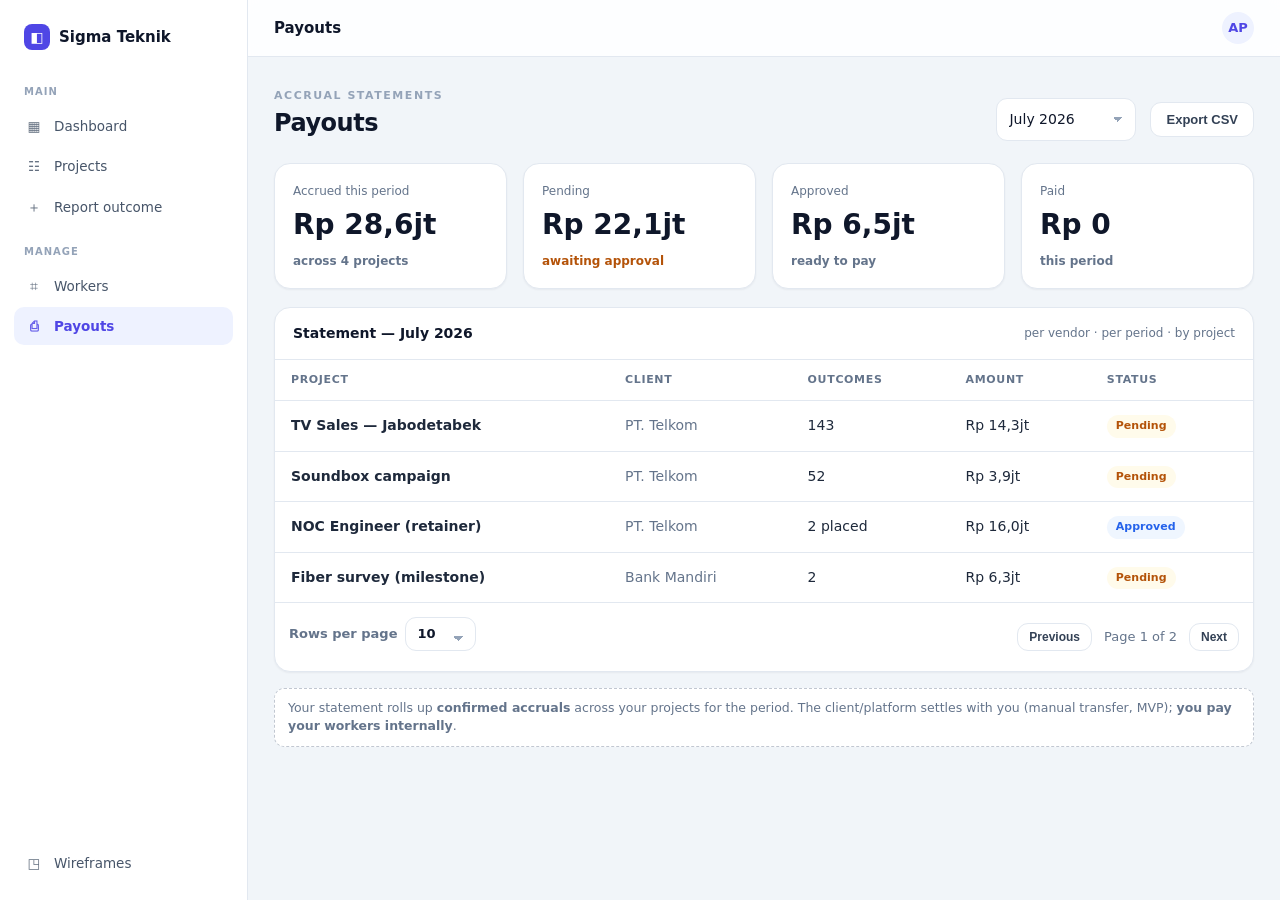
<file: wireframes/payouts.html>
<!doctype html>
<html lang="en">
<head>
<meta charset="utf-8"/>
<meta name="viewport" content="width=device-width, initial-scale=1"/>
<title>Payouts — Sigma</title>
<link rel="stylesheet" href="css/tokens.css"/>
<link rel="stylesheet" href="css/components.css"/>
</head>
<body>
<div class="app">
  <aside class="sidebar">
    <div class="logo"><span class="mark">◧</span> Sigma Teknik</div>
    <div class="nav-grp">Main</div>
    <a class="nav-item" href="#"><span class="ic">▦</span> Dashboard</a>
    <a class="nav-item" href="#"><span class="ic">☷</span> Projects</a>
    <a class="nav-item" href="vendor-report.html"><span class="ic">＋</span> Report outcome</a>
    <div class="nav-grp">Manage</div>
    <a class="nav-item" href="workers.html"><span class="ic">⌗</span> Workers</a>
    <a class="nav-item on" href="payouts.html"><span class="ic">⎙</span> Payouts</a>
    <div class="spacer"></div>
    <a class="nav-item" href="index.html"><span class="ic">◳</span> Wireframes</a>
  </aside>

  <div class="main-area">
    <header class="topbar">
      <div class="title">Payouts</div>
      <div class="right"><div class="avatar">AP</div></div>
    </header>

    <div class="content">
      <div class="pagehead">
        <div><div class="ph-sub">Accrual statements</div><h1>Payouts</h1></div>
        <div class="row">
          <select class="f" style="width:140px"><option>July 2026</option><option>June 2026</option></select>
          <button class="btn">Export CSV</button>
        </div>
      </div>

      <div class="statgrid" style="margin-bottom:18px">
        <div class="stat"><div class="l">Accrued this period</div><div class="n">Rp 28,6jt</div><div class="d muted">across 4 projects</div></div>
        <div class="stat"><div class="l">Pending</div><div class="n">Rp 22,1jt</div><div class="d" style="color:var(--warn)">awaiting approval</div></div>
        <div class="stat"><div class="l">Approved</div><div class="n">Rp 6,5jt</div><div class="d muted">ready to pay</div></div>
        <div class="stat"><div class="l">Paid</div><div class="n">Rp 0</div><div class="d muted">this period</div></div>
      </div>

      <div class="card">
        <div class="chd"><h3>Statement — July 2026</h3><span class="muted" style="font-size:12px">per vendor · per period · by project</span></div>
        <table class="tbl">
          <thead><tr><th>Project</th><th>Client</th><th>Outcomes</th><th>Amount</th><th>Status</th></tr></thead>
          <tbody>
            <tr><td><b>TV Sales — Jabodetabek</b></td><td class="muted">PT. Telkom</td><td class="mono">143</td><td class="mono">Rp 14,3jt</td><td><span class="pill warn">Pending</span></td></tr>
            <tr><td><b>Soundbox campaign</b></td><td class="muted">PT. Telkom</td><td class="mono">52</td><td class="mono">Rp 3,9jt</td><td><span class="pill warn">Pending</span></td></tr>
            <tr><td><b>NOC Engineer (retainer)</b></td><td class="muted">PT. Telkom</td><td class="mono">2 placed</td><td class="mono">Rp 16,0jt</td><td><span class="pill info">Approved</span></td></tr>
            <tr><td><b>Fiber survey (milestone)</b></td><td class="muted">Bank Mandiri</td><td class="mono">2</td><td class="mono">Rp 6,3jt</td><td><span class="pill warn">Pending</span></td></tr>
          </tbody>
        </table>
        <div class="pagination">
          <label class="perpage">Rows per page
            <select class="f"><option>10</option><option>20</option><option>50</option><option>100</option></select>
          </label>
          <div class="pgnav"><button class="btn sm">Previous</button><span class="muted" style="font-size:13px">Page 1 of 2</span><button class="btn sm">Next</button></div>
        </div>
      </div>

      <p class="note" style="margin-top:16px">Your statement rolls up <b>confirmed accruals</b> across your projects for the period. The client/platform settles with you (manual transfer, MVP); <b>you pay your workers internally</b>.</p>
    </div>
  </div>
</div>
</body>
</html>
</file>
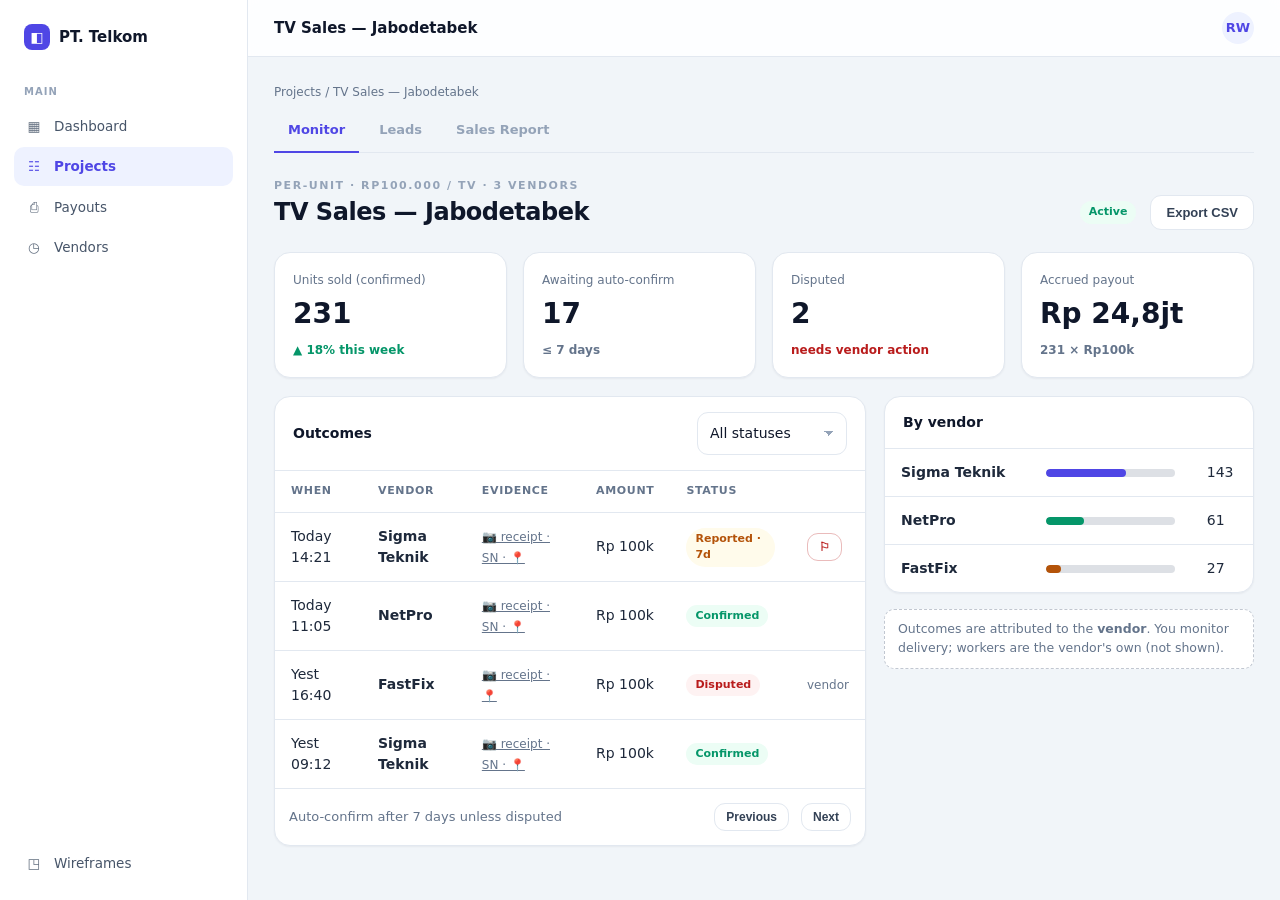
<file: wireframes/project-monitor.html>
<!doctype html>
<html lang="en">
<head>
<meta charset="utf-8"/>
<meta name="viewport" content="width=device-width, initial-scale=1"/>
<title>Project Monitor — Sigma (Client)</title>
<link rel="stylesheet" href="css/tokens.css"/>
<link rel="stylesheet" href="css/components.css"/>
</head>
<body>
<div class="app">
  <aside class="sidebar">
    <div class="logo"><span class="mark">◧</span> PT. Telkom</div>
    <div class="nav-grp">Main</div>
    <a class="nav-item" href="#"><span class="ic">▦</span> Dashboard</a>
    <a class="nav-item on" href="client-projects.html"><span class="ic">☷</span> Projects</a>
    <a class="nav-item" href="payouts.html"><span class="ic">⎙</span> Payouts</a>
    <a class="nav-item" href="#"><span class="ic">◷</span> Vendors</a>
    <div class="spacer"></div>
    <a class="nav-item" href="index.html"><span class="ic">◳</span> Wireframes</a>
  </aside>

  <div class="main-area">
    <header class="topbar">
      <div class="title">TV Sales — Jabodetabek</div>
      <div class="right"><div class="avatar">RW</div></div>
    </header>

    <div class="content">
      <div class="crumbs"><a href="client-projects.html">Projects</a> / TV Sales — Jabodetabek</div>
      <div class="tabs">
        <a class="on" href="project-monitor.html">Monitor</a>
        <a href="client-pipeline.html">Leads</a>
        <a href="client-project-report.html">Sales Report</a>
      </div>
      <div class="pagehead">
        <div><div class="ph-sub">Per-unit · Rp100.000 / TV · 3 vendors</div><h1>TV Sales — Jabodetabek</h1></div>
        <div class="row">
          <span class="pill ok">Active</span>
          <button class="btn">Export CSV</button>
        </div>
      </div>

      <div class="statgrid" style="margin-bottom:18px">
        <div class="stat"><div class="l">Units sold (confirmed)</div><div class="n">231</div><div class="d" style="color:var(--ok)">▲ 18% this week</div></div>
        <div class="stat"><div class="l">Awaiting auto-confirm</div><div class="n">17</div><div class="d muted">≤ 7 days</div></div>
        <div class="stat"><div class="l">Disputed</div><div class="n">2</div><div class="d" style="color:var(--bad)">needs vendor action</div></div>
        <div class="stat"><div class="l">Accrued payout</div><div class="n">Rp 24,8jt</div><div class="d muted">231 × Rp100k</div></div>
      </div>

      <div class="grid-2">
        <!-- LEFT: outcomes feed -->
        <div class="card">
          <div class="chd"><h3>Outcomes</h3>
            <select class="f" style="width:150px"><option>All statuses</option><option>Reported</option><option>Confirmed</option><option>Disputed</option></select>
          </div>
          <table class="tbl">
            <thead><tr><th>When</th><th>Vendor</th><th>Evidence</th><th>Amount</th><th>Status</th><th></th></tr></thead>
            <tbody>
              <tr>
                <td>Today 14:21</td>
                <td><b>Sigma Teknik</b></td>
                <td><a href="#" class="muted" style="font-size:12px">📷 receipt · SN · 📍</a></td>
                <td class="mono">Rp 100k</td>
                <td><span class="pill warn">Reported · 7d</span></td>
                <td><button class="btn sm danger" title="Dispute">⚐</button></td>
              </tr>
              <tr>
                <td>Today 11:05</td>
                <td><b>NetPro</b></td>
                <td><a href="#" class="muted" style="font-size:12px">📷 receipt · SN · 📍</a></td>
                <td class="mono">Rp 100k</td>
                <td><span class="pill ok">Confirmed</span></td>
                <td></td>
              </tr>
              <tr>
                <td>Yest 16:40</td>
                <td><b>FastFix</b></td>
                <td><a href="#" class="muted" style="font-size:12px">📷 receipt · 📍</a></td>
                <td class="mono">Rp 100k</td>
                <td><span class="pill bad">Disputed</span></td>
                <td><span class="muted" style="font-size:12px">vendor</span></td>
              </tr>
              <tr>
                <td>Yest 09:12</td>
                <td><b>Sigma Teknik</b></td>
                <td><a href="#" class="muted" style="font-size:12px">📷 receipt · SN · 📍</a></td>
                <td class="mono">Rp 100k</td>
                <td><span class="pill ok">Confirmed</span></td>
                <td></td>
              </tr>
            </tbody>
          </table>
          <div class="pagination">
            <span class="muted" style="font-size:13px">Auto-confirm after 7 days unless disputed</span>
            <div class="pgnav"><button class="btn sm">Previous</button><button class="btn sm">Next</button></div>
          </div>
        </div>

        <!-- RIGHT: by vendor -->
        <div class="stack">
          <div class="card"><div class="chd"><h3>By vendor</h3></div>
            <table class="tbl">
              <tbody>
                <tr><td><b>Sigma Teknik</b></td><td><div class="bar"><i style="width:62%"></i></div></td><td class="mono">143</td></tr>
                <tr><td><b>NetPro</b></td><td><div class="bar"><i style="width:30%;background:var(--ok)"></i></div></td><td class="mono">61</td></tr>
                <tr><td><b>FastFix</b></td><td><div class="bar"><i style="width:12%;background:var(--warn)"></i></div></td><td class="mono">27</td></tr>
              </tbody>
            </table>
          </div>

          <div class="note">Outcomes are attributed to the <b>vendor</b>. You monitor delivery; workers are the vendor's own (not shown).</div>
        </div>
      </div>
    </div>
  </div>
</div>
</body>
</html>
</file>
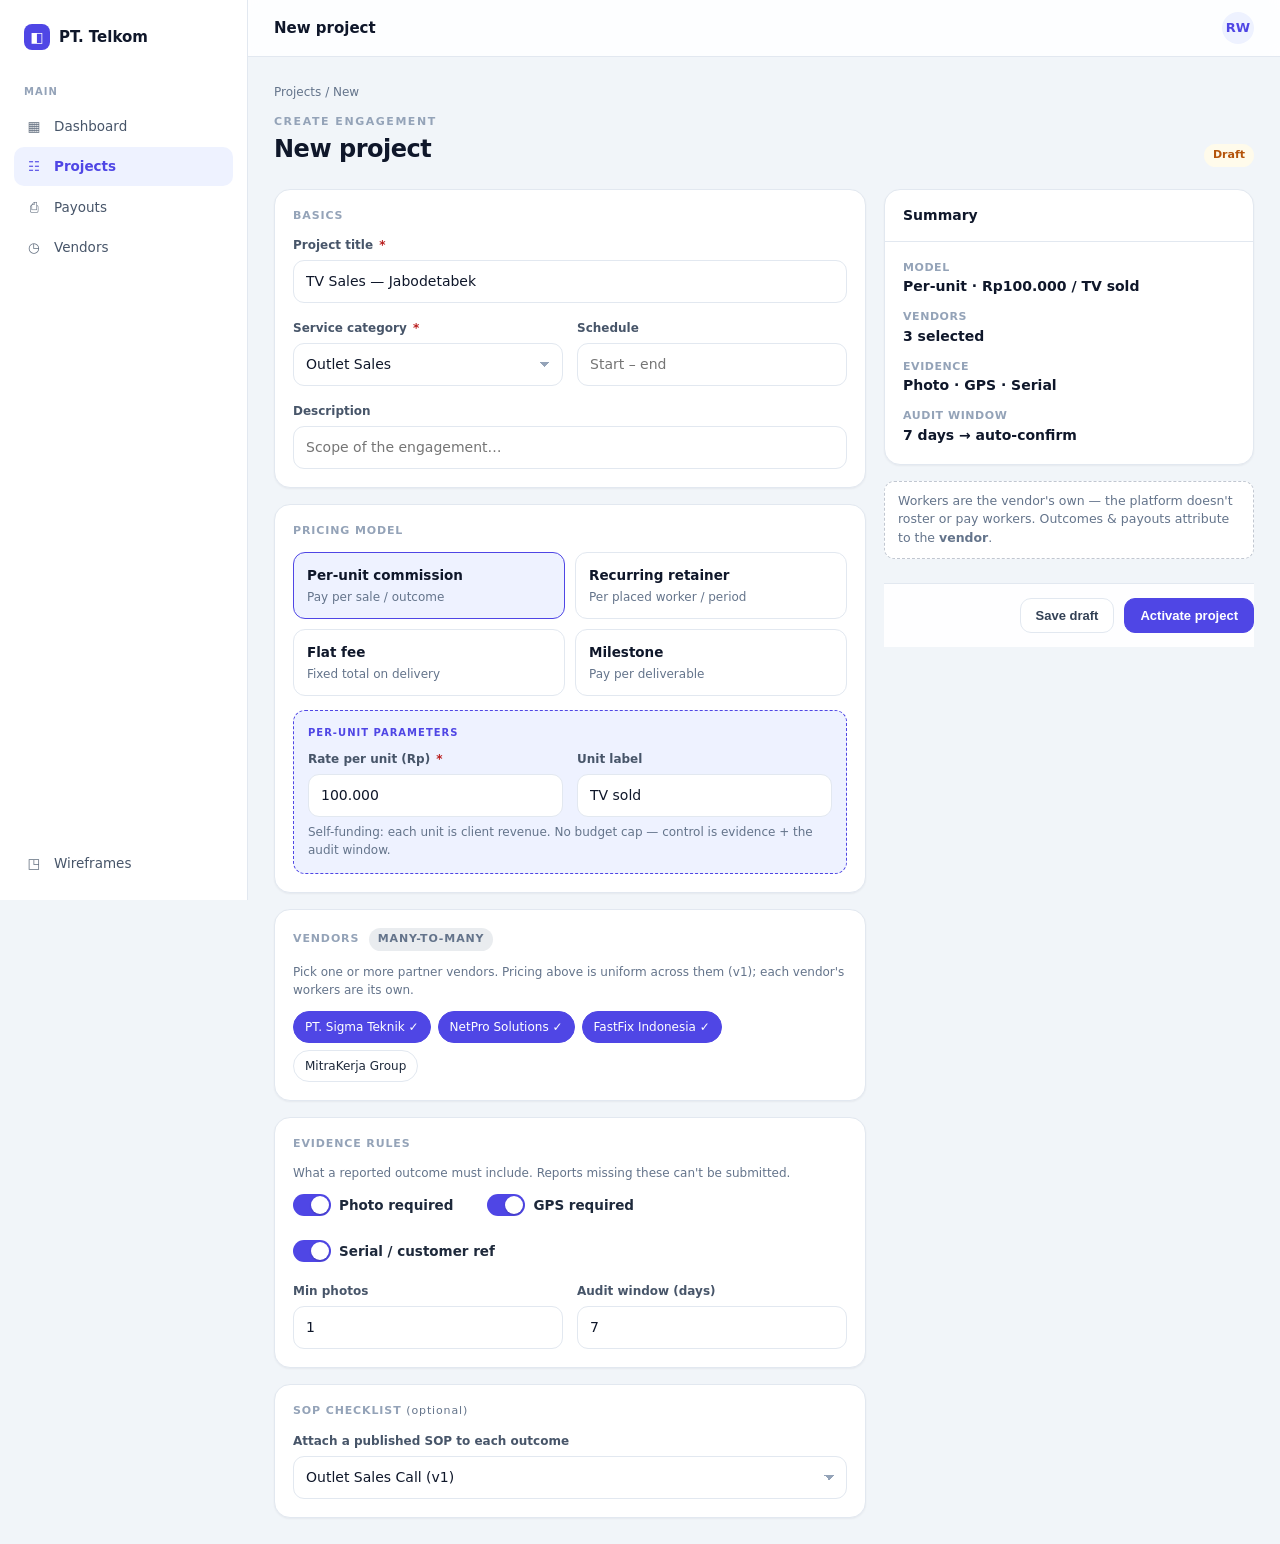
<file: wireframes/project-new.html>
<!doctype html>
<html lang="en">
<head>
<meta charset="utf-8"/>
<meta name="viewport" content="width=device-width, initial-scale=1"/>
<title>New Project — Sigma (Client)</title>
<link rel="stylesheet" href="css/tokens.css"/>
<link rel="stylesheet" href="css/components.css"/>
<style>
  /* wireframe-only helpers */
  .model-grid{display:grid;grid-template-columns:repeat(2,1fr);gap:10px}
  .model{border:1px solid var(--line);border-radius:12px;padding:12px 13px;cursor:pointer;background:var(--surface)}
  .model.sel{border-color:var(--brand);background:var(--brand-soft)}
  .model .t{font-weight:700;color:var(--ink);font-size:13.5px}
  .model .d{font-size:12px;color:var(--muted);margin-top:3px}
</style>
</head>
<body>
<div class="app">
  <aside class="sidebar">
    <div class="logo"><span class="mark">◧</span> PT. Telkom</div>
    <div class="nav-grp">Main</div>
    <a class="nav-item" href="#"><span class="ic">▦</span> Dashboard</a>
    <a class="nav-item on" href="client-projects.html"><span class="ic">☷</span> Projects</a>
    <a class="nav-item" href="payouts.html"><span class="ic">⎙</span> Payouts</a>
    <a class="nav-item" href="#"><span class="ic">◷</span> Vendors</a>
    <div class="spacer"></div>
    <a class="nav-item" href="index.html"><span class="ic">◳</span> Wireframes</a>
  </aside>

  <div class="main-area">
    <header class="topbar">
      <div class="title">New project</div>
      <div class="right"><div class="avatar">RW</div></div>
    </header>

    <div class="content">
      <div class="crumbs"><a href="client-projects.html">Projects</a> / New</div>
      <div class="pagehead">
        <div><div class="ph-sub">Create engagement</div><h1>New project</h1></div>
        <span class="pill warn">Draft</span>
      </div>

      <div class="grid-2">
        <!-- LEFT: form -->
        <div class="stack">
          <div class="card"><div class="cbd">
            <div class="sectlbl">Basics</div>
            <div class="field"><label>Project title <span class="req">*</span></label>
              <input class="f" value="TV Sales — Jabodetabek"/></div>
            <div class="two">
              <div class="field"><label>Service category <span class="req">*</span></label>
                <select class="f"><option>Outlet Sales</option><option>LAN Installation</option><option>Site Survey</option></select></div>
              <div class="field"><label>Schedule</label>
                <input class="f" placeholder="Start – end"/></div>
            </div>
            <div class="field mb0"><label>Description</label>
              <input class="f" placeholder="Scope of the engagement…"/></div>
          </div></div>

          <div class="card"><div class="cbd">
            <div class="sectlbl">Pricing model</div>
            <div class="model-grid">
              <div class="model sel"><div class="t">Per-unit commission</div><div class="d">Pay per sale / outcome</div></div>
              <div class="model"><div class="t">Recurring retainer</div><div class="d">Per placed worker / period</div></div>
              <div class="model"><div class="t">Flat fee</div><div class="d">Fixed total on delivery</div></div>
              <div class="model"><div class="t">Milestone</div><div class="d">Pay per deliverable</div></div>
            </div>

            <div class="dynamic" style="margin-top:14px">
              <div class="dyntag">Per-unit parameters</div>
              <div class="two">
                <div class="field mb0"><label>Rate per unit (Rp) <span class="req">*</span></label>
                  <input class="f" value="100.000"/></div>
                <div class="field mb0"><label>Unit label</label>
                  <input class="f" value="TV sold"/></div>
              </div>
              <p class="help" style="margin-bottom:0">Self-funding: each unit is client revenue. No budget cap — control is evidence + the audit window.</p>
            </div>
          </div></div>

          <div class="card"><div class="cbd">
            <div class="sectlbl">Vendors &nbsp;<span class="pill neutral" style="font-weight:700">many-to-many</span></div>
            <p class="help" style="margin-top:0">Pick one or more partner vendors. Pricing above is uniform across them (v1); each vendor's workers are its own.</p>
            <div class="chips">
              <span class="chip sel">PT. Sigma Teknik ✓</span>
              <span class="chip sel">NetPro Solutions ✓</span>
              <span class="chip sel">FastFix Indonesia ✓</span>
              <span class="chip">MitraKerja Group</span>
            </div>
          </div></div>

          <div class="card"><div class="cbd">
            <div class="sectlbl">Evidence rules</div>
            <p class="help" style="margin-top:0">What a reported outcome must include. Reports missing these can't be submitted.</p>
            <div class="row" style="gap:18px">
              <label class="check"><span class="sw on"></span> Photo required</label>
              <label class="check"><span class="sw on"></span> GPS required</label>
              <label class="check"><span class="sw on"></span> Serial / customer ref</label>
            </div>
            <div class="two" style="margin-top:14px">
              <div class="field mb0"><label>Min photos</label><input class="f" value="1"/></div>
              <div class="field mb0"><label>Audit window (days)</label><input class="f" value="7"/></div>
            </div>
          </div></div>

          <div class="card"><div class="cbd">
            <div class="sectlbl">SOP checklist <span class="muted" style="text-transform:none;font-weight:400">(optional)</span></div>
            <div class="field mb0"><label>Attach a published SOP to each outcome</label>
              <select class="f"><option>Outlet Sales Call (v1)</option><option>— none —</option></select></div>
          </div></div>
        </div>

        <!-- RIGHT: summary -->
        <div class="stack">
          <div class="card"><div class="chd"><h3>Summary</h3></div><div class="cbd">
            <div class="kv" style="display:grid;gap:12px">
              <div><div class="k">Model</div><div class="v">Per-unit · Rp100.000 / TV sold</div></div>
              <div><div class="k">Vendors</div><div class="v">3 selected</div></div>
              <div><div class="k">Evidence</div><div class="v">Photo · GPS · Serial</div></div>
              <div><div class="k">Audit window</div><div class="v">7 days → auto-confirm</div></div>
            </div>
          </div></div>

          <div class="note">Workers are the vendor's own — the platform doesn't roster or pay workers. Outcomes &amp; payouts attribute to the <b>vendor</b>.</div>

          <div class="form-actions">
            <button class="btn">Save draft</button>
            <button class="btn primary">Activate project</button>
          </div>
        </div>
      </div>
    </div>
  </div>
</div>
</body>
</html>
</file>
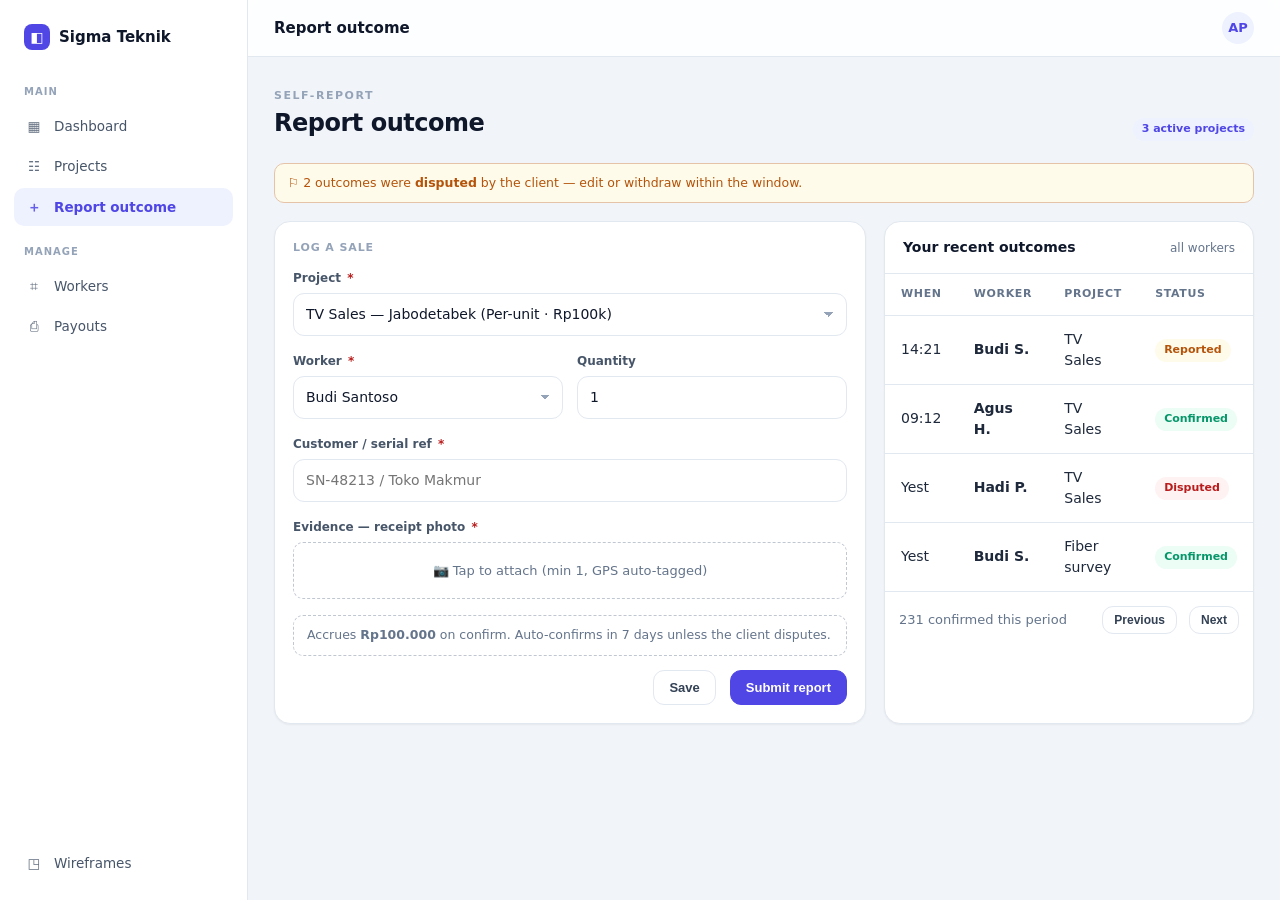
<file: wireframes/vendor-report.html>
<!doctype html>
<html lang="en">
<head>
<meta charset="utf-8"/>
<meta name="viewport" content="width=device-width, initial-scale=1"/>
<title>Report Outcome — Sigma (Vendor)</title>
<link rel="stylesheet" href="css/tokens.css"/>
<link rel="stylesheet" href="css/components.css"/>
<style>.drop{border:1px dashed color-mix(in srgb,var(--muted) 40%,var(--surface));border-radius:10px;padding:18px;text-align:center;color:var(--muted);font-size:13px;cursor:pointer}</style>
</head>
<body>
<div class="app">
  <aside class="sidebar">
    <div class="logo"><span class="mark">◧</span> Sigma Teknik</div>
    <div class="nav-grp">Main</div>
    <a class="nav-item" href="#"><span class="ic">▦</span> Dashboard</a>
    <a class="nav-item" href="#"><span class="ic">☷</span> Projects</a>
    <a class="nav-item on" href="vendor-report.html"><span class="ic">＋</span> Report outcome</a>
    <div class="nav-grp">Manage</div>
    <a class="nav-item" href="workers.html"><span class="ic">⌗</span> Workers</a>
    <a class="nav-item" href="payouts.html"><span class="ic">⎙</span> Payouts</a>
    <div class="spacer"></div>
    <a class="nav-item" href="index.html"><span class="ic">◳</span> Wireframes</a>
  </aside>

  <div class="main-area">
    <header class="topbar">
      <div class="title">Report outcome</div>
      <div class="right"><div class="avatar">AP</div></div>
    </header>

    <div class="content">
      <div class="pagehead">
        <div><div class="ph-sub">Self-report</div><h1>Report outcome</h1></div>
        <span class="pill brand">3 active projects</span>
      </div>

      <div class="datanote" style="margin-bottom:18px">⚐ 2 outcomes were <b>disputed</b> by the client — edit or withdraw within the window.</div>

      <div class="grid-2">
        <!-- LEFT: report form -->
        <div class="card"><div class="cbd">
          <div class="sectlbl">Log a sale</div>
          <div class="field"><label>Project <span class="req">*</span></label>
            <select class="f"><option>TV Sales — Jabodetabek (Per-unit · Rp100k)</option><option>Fiber survey — Depok</option></select></div>
          <div class="two">
            <div class="field"><label>Worker <span class="req">*</span></label>
              <select class="f"><option>Budi Santoso</option><option>Agus Hermawan</option></select></div>
            <div class="field"><label>Quantity</label><input class="f" value="1"/></div>
          </div>
          <div class="field"><label>Customer / serial ref <span class="req">*</span></label>
            <input class="f" placeholder="SN-48213 / Toko Makmur"/></div>
          <div class="field"><label>Evidence — receipt photo <span class="req">*</span></label>
            <div class="drop">📷 Tap to attach (min 1, GPS auto-tagged)</div></div>
          <div class="note" style="margin-bottom:14px">Accrues <b>Rp100.000</b> on confirm. Auto-confirms in 7 days unless the client disputes.</div>
          <div class="row" style="justify-content:flex-end">
            <button class="btn">Save</button>
            <button class="btn primary">Submit report</button>
          </div>
        </div></div>

        <!-- RIGHT: recent outcomes -->
        <div class="card">
          <div class="chd"><h3>Your recent outcomes</h3><span class="muted" style="font-size:12px">all workers</span></div>
          <table class="tbl">
            <thead><tr><th>When</th><th>Worker</th><th>Project</th><th>Status</th></tr></thead>
            <tbody>
              <tr><td>14:21</td><td><b>Budi S.</b></td><td>TV Sales</td><td><span class="pill warn">Reported</span></td></tr>
              <tr><td>09:12</td><td><b>Agus H.</b></td><td>TV Sales</td><td><span class="pill ok">Confirmed</span></td></tr>
              <tr><td>Yest</td><td><b>Hadi P.</b></td><td>TV Sales</td><td><span class="pill bad">Disputed</span></td></tr>
              <tr><td>Yest</td><td><b>Budi S.</b></td><td>Fiber survey</td><td><span class="pill ok">Confirmed</span></td></tr>
            </tbody>
          </table>
          <div class="pagination">
            <span class="muted" style="font-size:13px">231 confirmed this period</span>
            <div class="pgnav"><button class="btn sm">Previous</button><button class="btn sm">Next</button></div>
          </div>
        </div>
      </div>
    </div>
  </div>
</div>
</body>
</html>
</file>
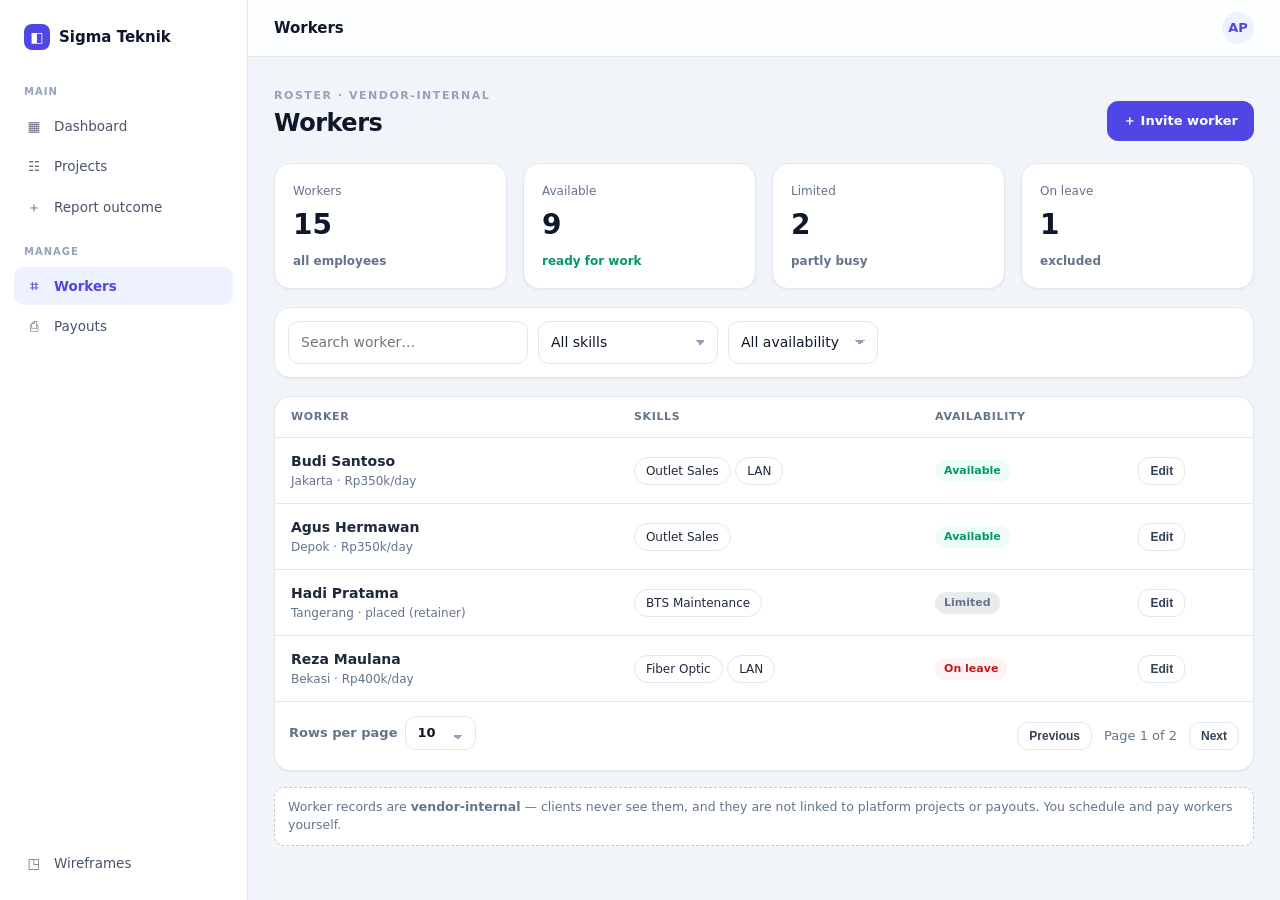
<file: wireframes/workers.html>
<!doctype html>
<html lang="en">
<head>
<meta charset="utf-8"/>
<meta name="viewport" content="width=device-width, initial-scale=1"/>
<title>Workers — Sigma (Vendor)</title>
<link rel="stylesheet" href="css/tokens.css"/>
<link rel="stylesheet" href="css/components.css"/>
</head>
<body>
<div class="app">
  <aside class="sidebar">
    <div class="logo"><span class="mark">◧</span> Sigma Teknik</div>
    <div class="nav-grp">Main</div>
    <a class="nav-item" href="#"><span class="ic">▦</span> Dashboard</a>
    <a class="nav-item" href="#"><span class="ic">☷</span> Projects</a>
    <a class="nav-item" href="vendor-report.html"><span class="ic">＋</span> Report outcome</a>
    <div class="nav-grp">Manage</div>
    <a class="nav-item on" href="workers.html"><span class="ic">⌗</span> Workers</a>
    <a class="nav-item" href="payouts.html"><span class="ic">⎙</span> Payouts</a>
    <div class="spacer"></div>
    <a class="nav-item" href="index.html"><span class="ic">◳</span> Wireframes</a>
  </aside>

  <div class="main-area">
    <header class="topbar">
      <div class="title">Workers</div>
      <div class="right"><div class="avatar">AP</div></div>
    </header>

    <div class="content">
      <div class="pagehead">
        <div><div class="ph-sub">Roster · vendor-internal</div><h1>Workers</h1></div>
        <a class="btn primary" href="#">＋ Invite worker</a>
      </div>

      <div class="statgrid" style="margin-bottom:18px">
        <div class="stat"><div class="l">Workers</div><div class="n">15</div><div class="d muted">all employees</div></div>
        <div class="stat"><div class="l">Available</div><div class="n">9</div><div class="d" style="color:var(--ok)">ready for work</div></div>
        <div class="stat"><div class="l">Limited</div><div class="n">2</div><div class="d muted">partly busy</div></div>
        <div class="stat"><div class="l">On leave</div><div class="n">1</div><div class="d muted">excluded</div></div>
      </div>

      <div class="toolbar">
        <input class="f" style="width:240px" placeholder="Search worker…"/>
        <select class="f" style="width:180px"><option>All skills</option><option>Outlet Sales</option><option>LAN Installation</option><option>Fiber Optic</option></select>
        <select class="f" style="width:150px"><option>All availability</option><option>Available</option><option>Limited</option><option>On leave</option></select>
      </div>

      <div class="card">
        <table class="tbl">
          <thead><tr><th>Worker</th><th>Skills</th><th>Availability</th><th></th></tr></thead>
          <tbody>
            <tr>
              <td><b>Budi Santoso</b><div class="muted" style="font-size:12px">Jakarta · Rp350k/day</div></td>
              <td><span class="chip">Outlet Sales</span> <span class="chip">LAN</span></td>
              <td><span class="pill ok">Available</span></td>
              <td><button class="btn sm">Edit</button></td>
            </tr>
            <tr>
              <td><b>Agus Hermawan</b><div class="muted" style="font-size:12px">Depok · Rp350k/day</div></td>
              <td><span class="chip">Outlet Sales</span></td>
              <td><span class="pill ok">Available</span></td>
              <td><button class="btn sm">Edit</button></td>
            </tr>
            <tr>
              <td><b>Hadi Pratama</b><div class="muted" style="font-size:12px">Tangerang · placed (retainer)</div></td>
              <td><span class="chip">BTS Maintenance</span></td>
              <td><span class="pill neutral">Limited</span></td>
              <td><button class="btn sm">Edit</button></td>
            </tr>
            <tr>
              <td><b>Reza Maulana</b><div class="muted" style="font-size:12px">Bekasi · Rp400k/day</div></td>
              <td><span class="chip">Fiber Optic</span> <span class="chip">LAN</span></td>
              <td><span class="pill bad">On leave</span></td>
              <td><button class="btn sm">Edit</button></td>
            </tr>
          </tbody>
        </table>
        <div class="pagination">
          <label class="perpage">Rows per page
            <select class="f"><option>10</option><option>20</option><option>50</option><option>100</option></select>
          </label>
          <div class="pgnav"><button class="btn sm">Previous</button><span class="muted" style="font-size:13px">Page 1 of 2</span><button class="btn sm">Next</button></div>
        </div>
      </div>

      <p class="note" style="margin-top:16px">Worker records are <b>vendor-internal</b> — clients never see them, and they are not linked to platform projects or payouts. You schedule and pay workers yourself.</p>
    </div>
  </div>
</div>
</body>
</html>
</file>
<file: wireframes/css/tokens.css>
/* ============================================================
   Design tokens — the single source of truth for theming.
   A "theme" only overrides these variables; components never change.
   ============================================================ */
:root{
  /* brand */
  --brand:#4f46e5; --brand-600:#4338ca; --brand-soft:#eef2ff;
  /* text */
  --ink:#0f172a; --body:#1e293b; --muted:#64748b; --faint:#94a3b8; --label:#475569; --btn-ink:#334155;
  /* surfaces */
  --bg:#f1f5f9; --surface:#ffffff; --surface-2:#f8fafc; --line:#e2e8f0;
  /* semantic */
  --ok:#059669; --ok-soft:#ecfdf5; --warn:#b45309; --warn-soft:#fffbeb;
  --bad:#b91c1c; --bad-soft:#fef2f2; --info:#2563eb; --info-soft:#eff6ff;
  --violet:#7c3aed; --violet-soft:#f5f3ff;
  /* radius / shadow */
  --r-sm:8px; --r:11px; --r-lg:16px; --r-pill:999px;
  --shadow:0 1px 2px rgba(15,23,42,.05); --shadow-lg:0 10px 30px rgba(15,23,42,.10);
  /* spacing (4-pt) */
  --s1:4px;--s2:8px;--s3:12px;--s4:16px;--s5:20px;--s6:24px;--s8:32px;--s10:40px;
}

/* ---- Themes (brand reskins = 3 vars; dark = surfaces + text) ---- */
[data-theme="emerald"]{--brand:#059669;--brand-600:#047857;--brand-soft:#ecfdf5}
[data-theme="violet"] {--brand:#7c3aed;--brand-600:#6d28d9;--brand-soft:#f5f3ff}
[data-theme="rose"]   {--brand:#e11d48;--brand-600:#be123c;--brand-soft:#fff1f2}
[data-theme="dark"]{
  --bg:#0b1220; --surface:#111827; --surface-2:#0e1626;
  --ink:#f8fafc; --body:#cbd5e1; --muted:#94a3b8; --faint:#64748b; --line:#1f2937;
  --label:#cbd5e1; --btn-ink:#e2e8f0;
  --brand:#818cf8; --brand-600:#6366f1; --brand-soft:#1e1b4b;
  --shadow:0 1px 2px rgba(0,0,0,.4); --shadow-lg:0 10px 30px rgba(0,0,0,.5);
}
</file>
<file: wireframes/css/components.css>
/* ============================================================
   Components — all read tokens (var(--…)), so they re-theme for free.
   Class names map 1:1 to React components (.card → <Card>, etc.).
   ============================================================ */
*{box-sizing:border-box}
body{margin:0;font-family:"Segoe UI",ui-sans-serif,system-ui,-apple-system,Roboto,Arial;
  color:var(--body);background:var(--bg);line-height:1.5;-webkit-font-smoothing:antialiased}
a{color:inherit}
.mono{font-variant-numeric:tabular-nums}
.muted{color:var(--muted)} .faint{color:var(--faint)}

/* ---------- App shell ---------- */
.app{display:grid;grid-template-columns:248px 1fr;min-height:100vh}
.sidebar{position:sticky;top:0;align-self:start;height:100vh;overflow:auto;
  background:var(--surface);border-right:1px solid var(--line);padding:18px 14px;display:flex;flex-direction:column;gap:2px}
.sidebar .logo{display:flex;align-items:center;gap:9px;font-weight:800;color:var(--ink);font-size:15px;padding:6px 10px 16px}
.sidebar .logo .mark{width:26px;height:26px;border-radius:8px;background:var(--brand);color:#fff;display:grid;place-items:center;font-size:14px}
.nav-grp{font-size:10px;text-transform:uppercase;letter-spacing:.1em;color:var(--faint);font-weight:800;margin:16px 10px 6px}
.nav-item{display:flex;align-items:center;gap:11px;font-size:13.5px;color:var(--label);
  padding:9px 11px;border-radius:10px;text-decoration:none;cursor:pointer}
.nav-item:hover{background:var(--surface-2)}
.nav-item.on{background:var(--brand-soft);color:var(--brand);font-weight:700}
.nav-item .ic{width:18px;text-align:center;opacity:.85}
.sidebar .spacer{flex:1}

.main-area{display:flex;flex-direction:column;min-width:0}
.topbar{position:sticky;top:0;z-index:5;display:flex;align-items:center;justify-content:space-between;gap:16px;
  background:color-mix(in srgb,var(--surface) 88%,transparent);backdrop-filter:saturate(180%) blur(6px);
  border-bottom:1px solid var(--line);padding:12px 26px}
.topbar .title{font-weight:700;font-size:15px;color:var(--ink)}
.topbar .right{display:flex;align-items:center;gap:10px}
.avatar{width:32px;height:32px;border-radius:50%;background:var(--brand-soft);color:var(--brand);display:grid;place-items:center;font-weight:700;font-size:13px}
.content{padding:26px;max-width:1140px;width:100%}

/* theme switch (topbar) */
.themeswitch{display:inline-flex;gap:4px;background:var(--surface-2);border:1px solid var(--line);border-radius:var(--r-pill);padding:3px}
.themeswitch button{width:20px;height:20px;border-radius:50%;border:1px solid rgba(0,0,0,.08);cursor:pointer;padding:0}
.themeswitch .t-indigo{background:#4f46e5}.themeswitch .t-emerald{background:#059669}
.themeswitch .t-violet{background:#7c3aed}.themeswitch .t-rose{background:#e11d48}.themeswitch .t-dark{background:#0b1220}

/* ---------- Page header ---------- */
.pagehead{display:flex;align-items:flex-end;justify-content:space-between;gap:16px;margin-bottom:22px;flex-wrap:wrap}
.pagehead h1{font-size:24px;margin:0;letter-spacing:-.02em;color:var(--ink)}
.pagehead .ph-sub{font-size:11px;text-transform:uppercase;letter-spacing:.14em;color:var(--faint);font-weight:700;margin-top:5px}
.crumbs{font-size:12px;color:var(--muted);margin-bottom:8px}
.crumbs a{text-decoration:none;color:var(--muted)} .crumbs a:hover{color:var(--brand)}

/* ---------- Buttons ---------- */
.btn{display:inline-flex;align-items:center;gap:8px;border:1px solid var(--line);background:var(--surface);
  color:var(--btn-ink);font-size:13px;font-weight:600;padding:9px 15px;border-radius:var(--r);cursor:pointer;text-decoration:none}
.btn:hover{background:var(--surface-2)}
.btn.primary{background:var(--brand);border-color:var(--brand);color:#fff}
.btn.primary:hover{background:var(--brand-600)}
.btn.ghost{border-color:transparent;background:transparent}
.btn.danger{color:var(--bad);border-color:color-mix(in srgb,var(--bad) 30%,var(--surface));background:var(--surface)}
.btn.sm{padding:6px 11px;font-size:12px} .btn.lg{padding:11px 18px;font-size:14px}
.btn.icon{padding:8px;width:36px;justify-content:center}
.btn:disabled{opacity:.5;cursor:not-allowed}

/* ---------- Badges / pills ---------- */
.pill{display:inline-flex;align-items:center;gap:6px;font-size:11px;font-weight:700;padding:3px 9px;border-radius:var(--r-pill)}
.pill.ok{background:var(--ok-soft);color:var(--ok)} .pill.warn{background:var(--warn-soft);color:var(--warn)}
.pill.bad{background:var(--bad-soft);color:var(--bad)} .pill.info{background:var(--info-soft);color:var(--info)}
.pill.brand{background:var(--brand-soft);color:var(--brand)}
.pill.neutral{background:color-mix(in srgb,var(--muted) 14%,var(--surface));color:var(--muted)}
.pill.plan{background:var(--violet-soft);color:var(--violet);border:1px dashed color-mix(in srgb,var(--violet) 40%,var(--surface))}

/* ---------- Card ---------- */
.card{background:var(--surface);border:1px solid var(--line);border-radius:var(--r-lg);box-shadow:var(--shadow)}
.card .chd{padding:15px 18px;border-bottom:1px solid var(--line);display:flex;align-items:center;justify-content:space-between;gap:10px}
.card .chd h3{margin:0;font-size:14px;color:var(--ink)}
.card .cbd{padding:18px}
.sectlbl{font-size:11px;font-weight:800;letter-spacing:.08em;text-transform:uppercase;color:var(--faint);margin:0 0 12px}

/* ---------- Forms ---------- */
label{display:block;font-size:12px;font-weight:600;color:var(--label);margin:0 0 6px}
label .req{color:var(--bad);margin-left:2px}
.field{margin-bottom:16px}
.f{width:100%;font:inherit;font-size:14px;padding:10px 12px;border:1px solid var(--line);border-radius:var(--r);background:var(--surface);color:var(--ink)}
.f:focus{outline:none;border-color:var(--brand);box-shadow:0 0 0 3px var(--brand-soft)}
select.f{appearance:none;background-image:linear-gradient(45deg,transparent 50%,var(--faint) 50%),linear-gradient(135deg,var(--faint) 50%,transparent 50%);background-position:calc(100% - 17px) 18px,calc(100% - 12px) 18px;background-size:5px 5px;background-repeat:no-repeat}
.f.invalid{border-color:var(--bad);box-shadow:0 0 0 3px var(--bad-soft)}
.help{font-size:12px;color:var(--muted);margin-top:6px}
.err{font-size:12px;color:var(--bad);margin-top:6px}
.two{display:grid;grid-template-columns:1fr 1fr;gap:14px}
.three{display:grid;grid-template-columns:1fr 1fr 1fr;gap:14px}
@media(max-width:640px){.two,.three{grid-template-columns:1fr}}
.chips{display:flex;flex-wrap:wrap;gap:7px}
.chip{font-size:12px;border:1px solid var(--line);border-radius:var(--r-pill);padding:6px 11px;background:var(--surface);cursor:pointer;user-select:none}
.chip.sel{background:var(--brand);border-color:var(--brand);color:#fff}
.radio,.check{display:inline-flex;align-items:center;gap:8px;font-size:13.5px;color:var(--body);cursor:pointer;margin-right:16px}
.sw{width:38px;height:22px;border-radius:var(--r-pill);background:color-mix(in srgb,var(--muted) 45%,var(--surface));position:relative;display:inline-block;cursor:pointer;transition:.15s}
.sw.on{background:var(--brand)} .sw::after{content:"";position:absolute;width:18px;height:18px;border-radius:50%;background:#fff;top:2px;left:2px;transition:.15s;box-shadow:0 1px 2px rgba(0,0,0,.2)} .sw.on::after{left:18px}
.form-actions{position:sticky;bottom:0;display:flex;justify-content:flex-end;gap:10px;
  background:color-mix(in srgb,var(--surface) 90%,transparent);backdrop-filter:blur(6px);
  border-top:1px solid var(--line);padding:14px 0;margin-top:8px}
.dynamic{border:1px dashed var(--brand);background:var(--brand-soft);border-radius:12px;padding:14px}
.dyntag{font-size:10px;font-weight:800;letter-spacing:.1em;text-transform:uppercase;color:var(--brand);margin-bottom:10px}

/* ---------- Table ---------- */
.tbl{width:100%;border-collapse:collapse}
.tbl th{text-align:left;font-size:11px;text-transform:uppercase;letter-spacing:.06em;color:var(--muted);padding:12px 16px;border-bottom:1px solid var(--line)}
.tbl td{padding:13px 16px;border-bottom:1px solid var(--line);font-size:14px}
.tbl tr:last-child td{border-bottom:none}
.tbl tbody tr:hover{background:var(--surface-2)}
.pagination{display:flex;align-items:center;justify-content:space-between;gap:12px;padding:14px;border-top:1px solid var(--line)}
.pagination .perpage{display:flex;align-items:center;gap:8px;font-size:13px;color:var(--muted)}
.pagination .perpage select.f{width:auto;padding:6px 30px 6px 11px;font-size:13px}
.pagination .pgnav{display:flex;align-items:center;gap:12px}

/* ---------- Stat / KPI ---------- */
.statgrid{display:grid;grid-template-columns:repeat(4,1fr);gap:16px}
@media(max-width:880px){.statgrid{grid-template-columns:repeat(2,1fr)}}
.stat{border:1px solid var(--line);border-radius:var(--r-lg);padding:18px;background:var(--surface);box-shadow:var(--shadow)}
.stat .l{font-size:12px;color:var(--muted)}
.stat .n{font-size:28px;font-weight:800;color:var(--ink);font-variant-numeric:tabular-nums;margin-top:4px}
.stat .d{font-size:12px;font-weight:700;margin-top:6px}
.bar{height:8px;border-radius:var(--r-pill);background:color-mix(in srgb,var(--muted) 22%,var(--surface));overflow:hidden;min-width:120px}
.bar>i{display:block;height:100%;border-radius:var(--r-pill);background:var(--brand)}
.kv .k{font-size:11px;text-transform:uppercase;letter-spacing:.05em;color:var(--faint);font-weight:700}
.kv .v{color:var(--ink);font-weight:600;font-size:14px}

/* mini bar chart */
.chart{display:flex;align-items:flex-end;gap:12px;height:160px;padding-top:10px}
.chart .col{flex:1;display:flex;flex-direction:column;align-items:center;gap:8px;height:100%;justify-content:flex-end}
.chart .col .v{width:100%;max-width:34px;background:var(--brand);border-radius:8px 8px 0 0;opacity:.9}
.chart .col .x{font-size:11px;color:var(--muted)}

/* ---------- Feedback ---------- */
.note{font-size:12.5px;color:var(--muted);background:var(--surface);border:1px dashed color-mix(in srgb,var(--muted) 40%,var(--surface));border-radius:10px;padding:10px 13px}
.datanote{font-size:12.5px;color:var(--warn);background:var(--warn-soft);border:1px solid color-mix(in srgb,var(--warn) 35%,var(--surface));border-radius:10px;padding:10px 13px}
.banner{display:flex;align-items:center;gap:12px;background:var(--surface);border:1px solid var(--line);border-radius:var(--r-lg);padding:13px 16px;box-shadow:var(--shadow)}
.empty{text-align:center;color:var(--faint);padding:40px 20px;font-size:13px}
.tabs{display:flex;gap:6px;border-bottom:1px solid var(--line);margin-bottom:20px}
.tabs a{font-size:13px;font-weight:700;padding:11px 14px;color:var(--faint);text-decoration:none;border-bottom:2px solid transparent;margin-bottom:-1px;cursor:pointer}
.tabs a.on{color:var(--brand);border-color:var(--brand)}
.toolbar{display:flex;gap:10px;flex-wrap:wrap;align-items:center;background:var(--surface);border:1px solid var(--line);border-radius:var(--r-lg);padding:13px;margin-bottom:18px;box-shadow:var(--shadow)}

/* ---------- Utilities ---------- */
.row{display:flex;gap:14px;flex-wrap:wrap;align-items:center}
.row.between{justify-content:space-between}
.stack{display:flex;flex-direction:column;gap:16px}
.grid-2{display:grid;grid-template-columns:1.6fr 1fr;gap:18px}
@media(max-width:880px){.grid-2{grid-template-columns:1fr}}
.mb0{margin-bottom:0}.mt0{margin-top:0}
</file>
